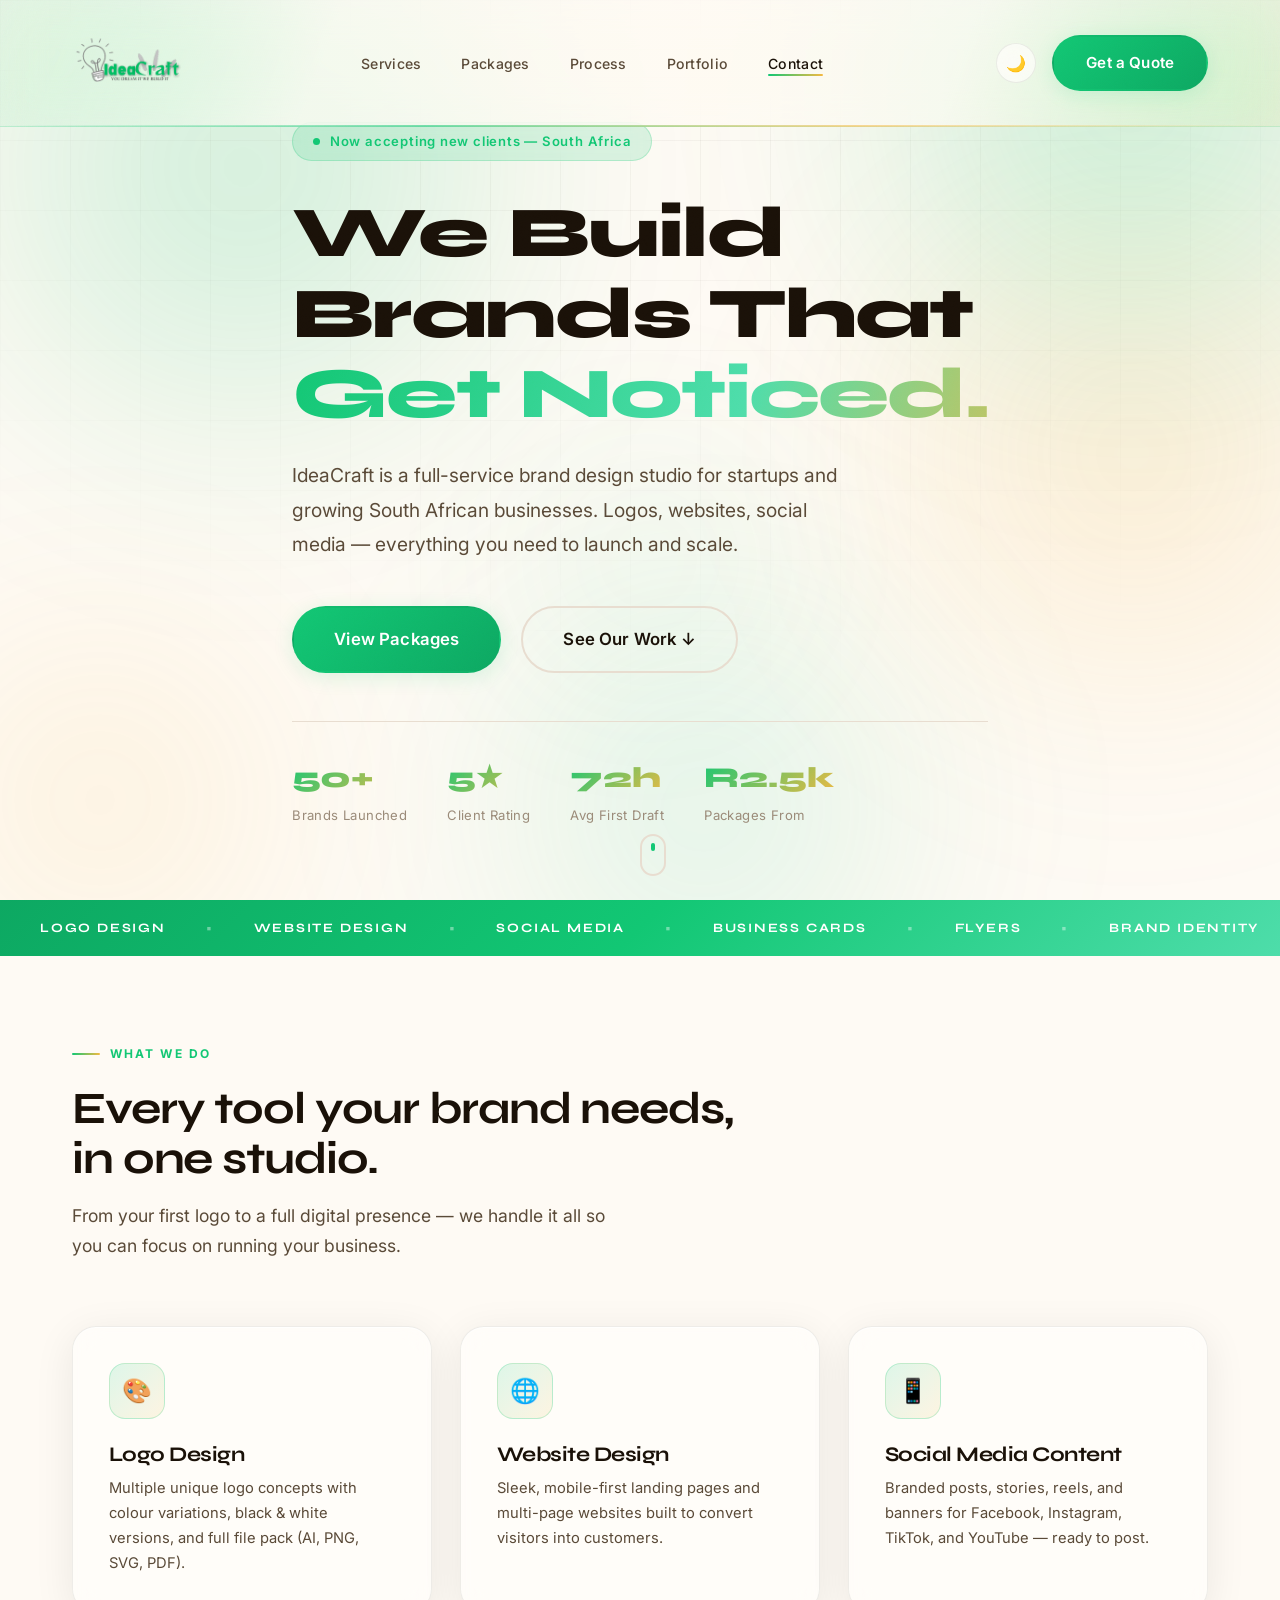
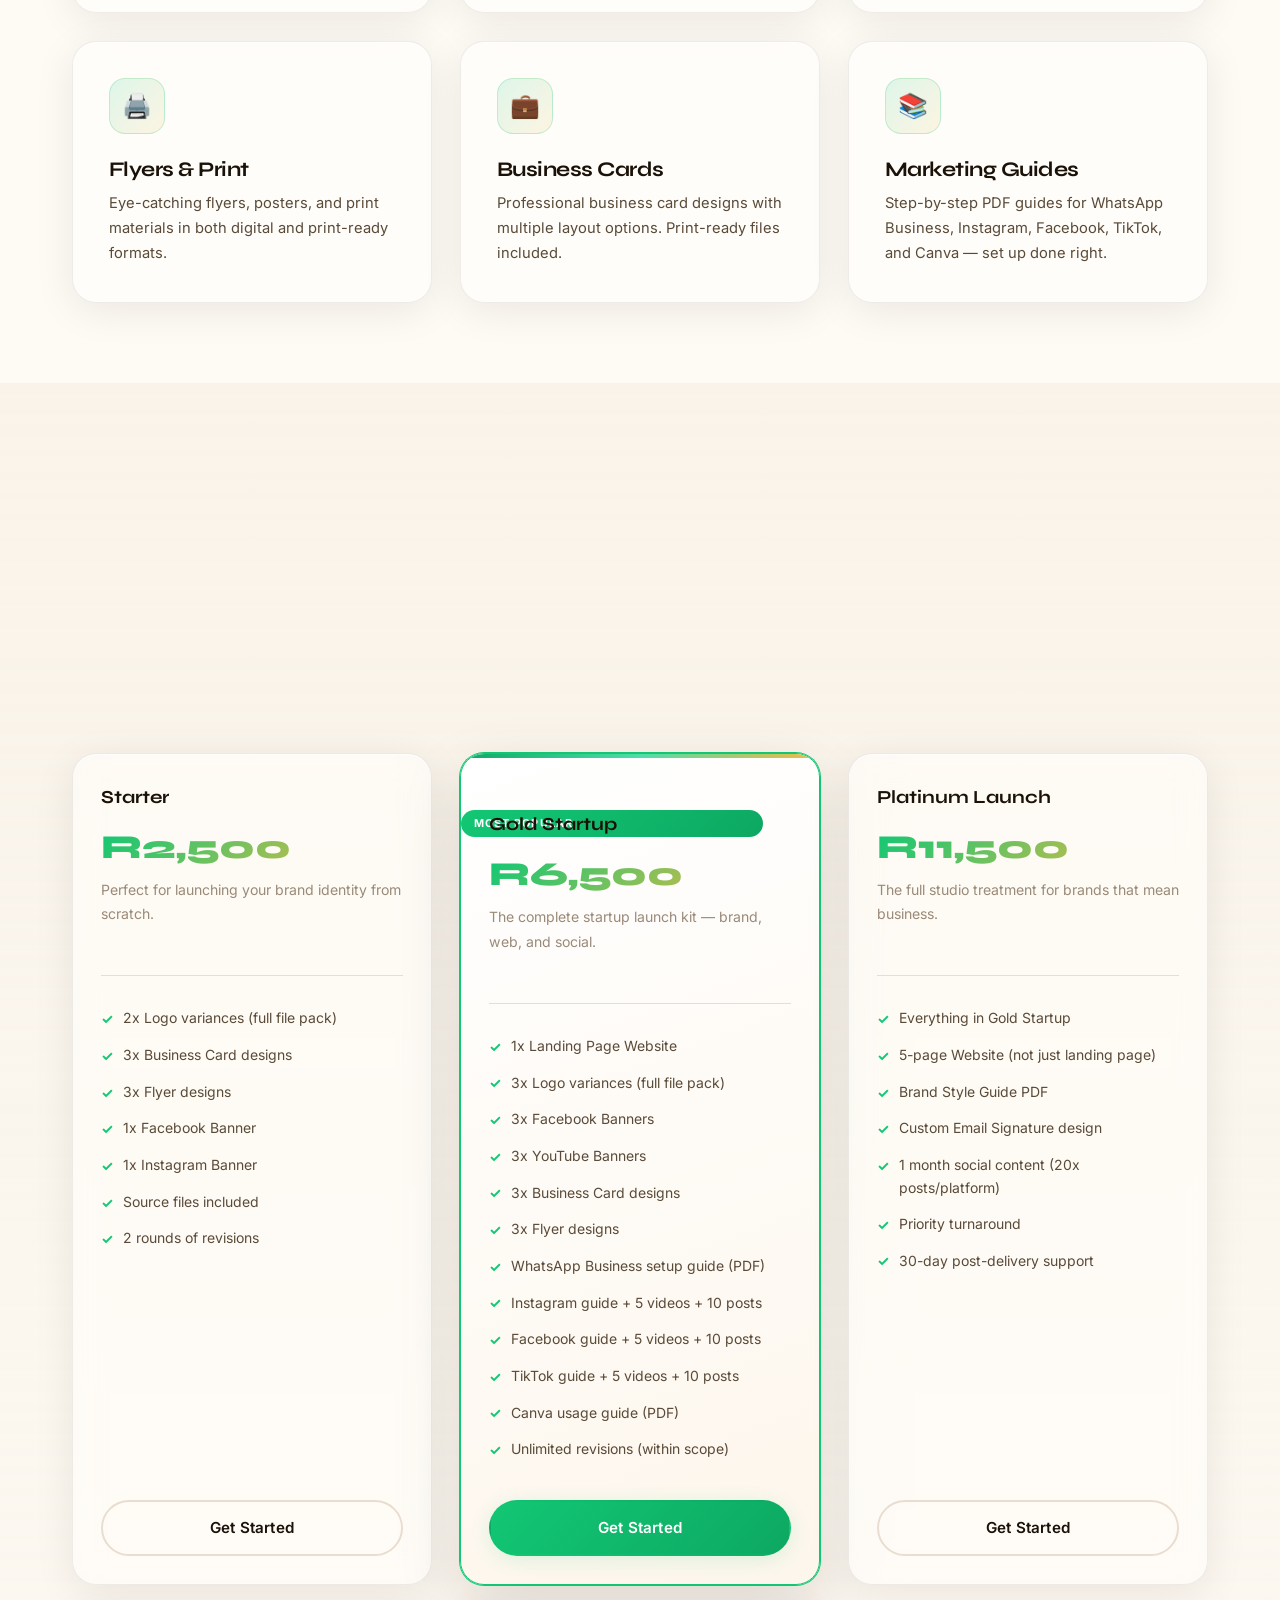
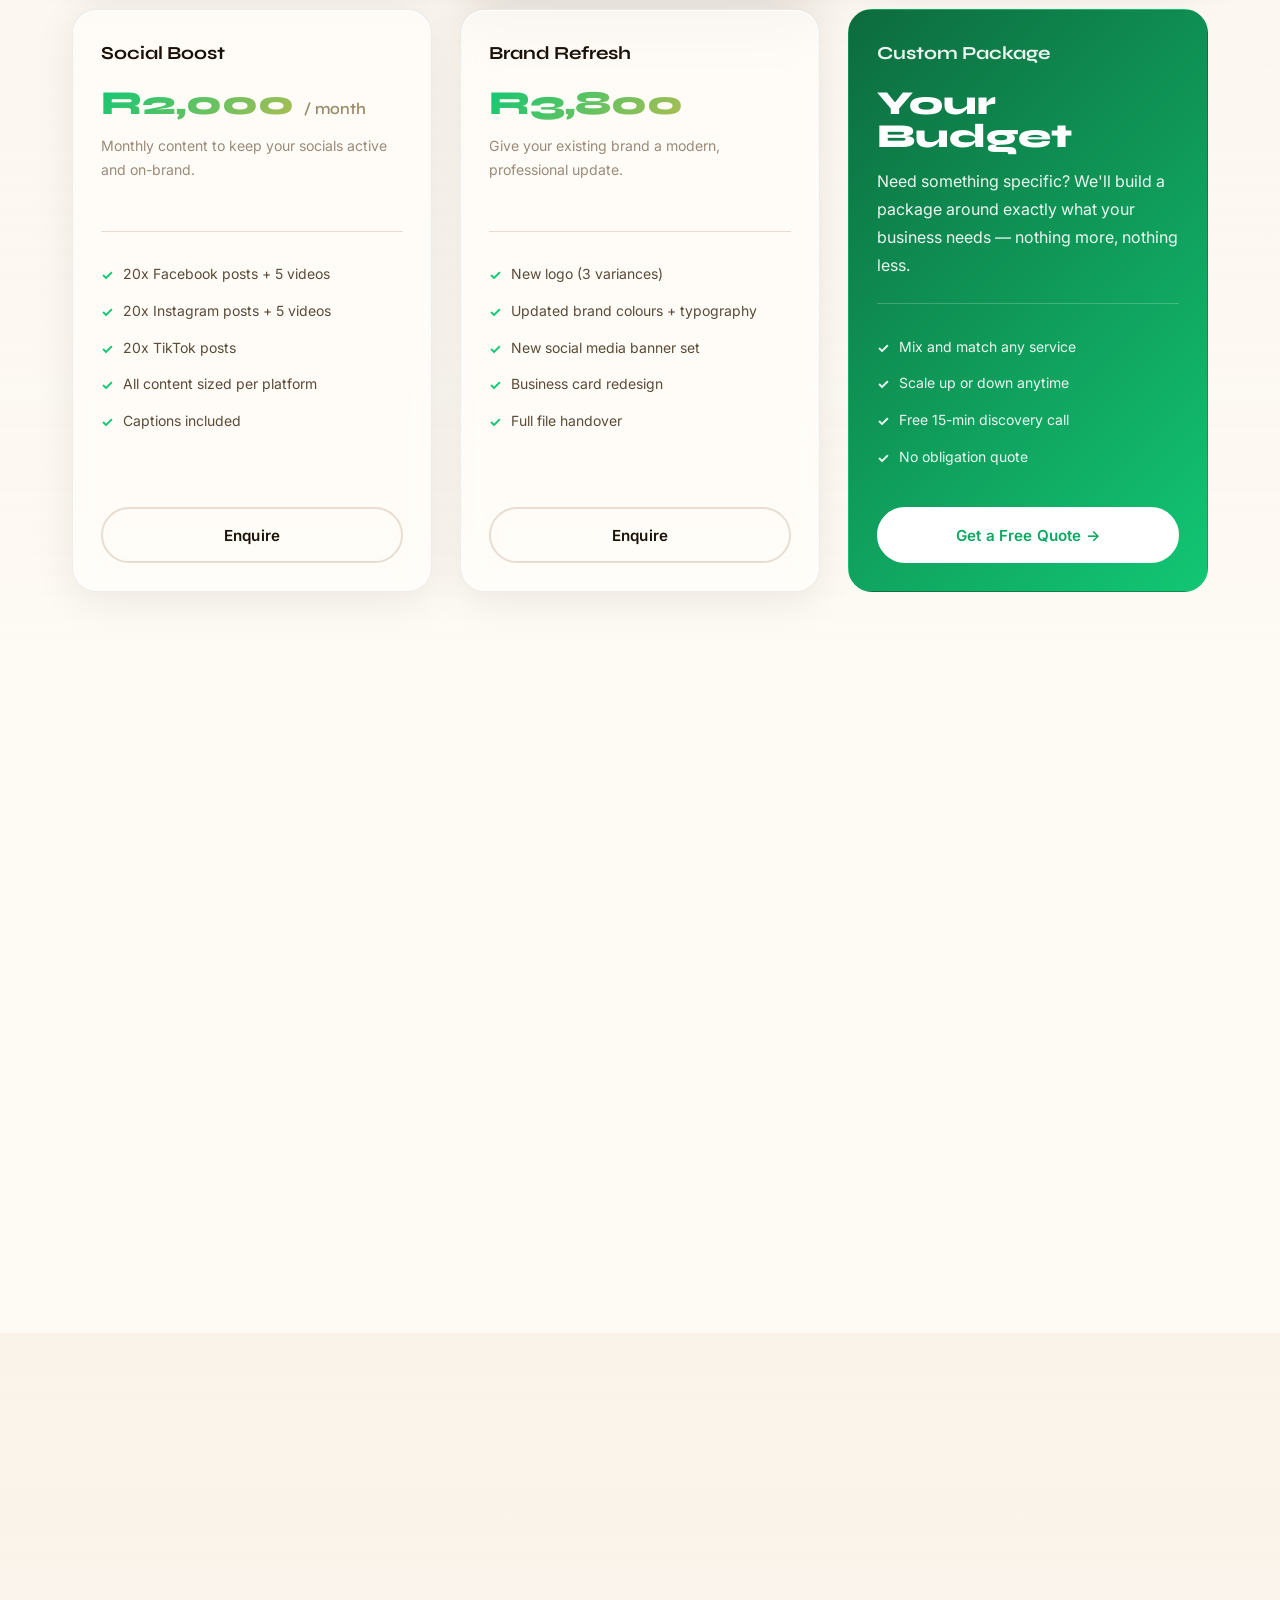
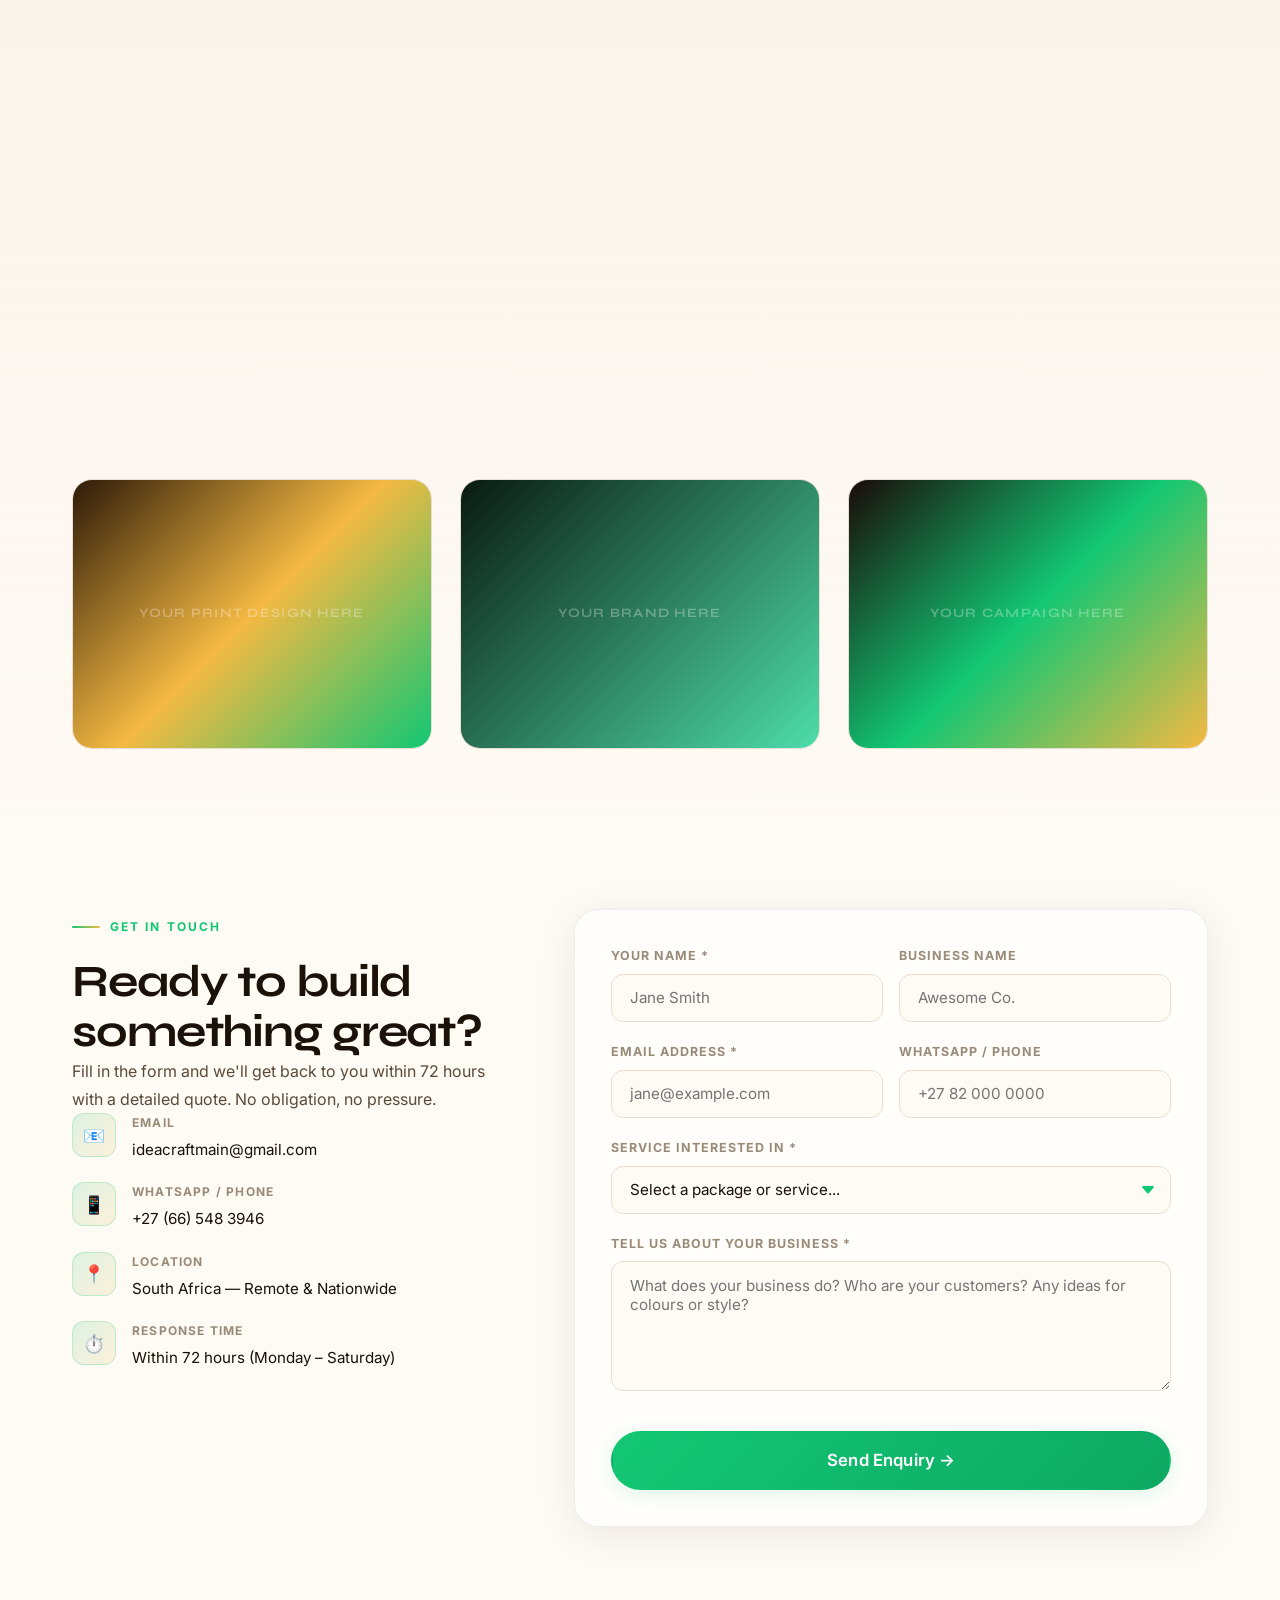
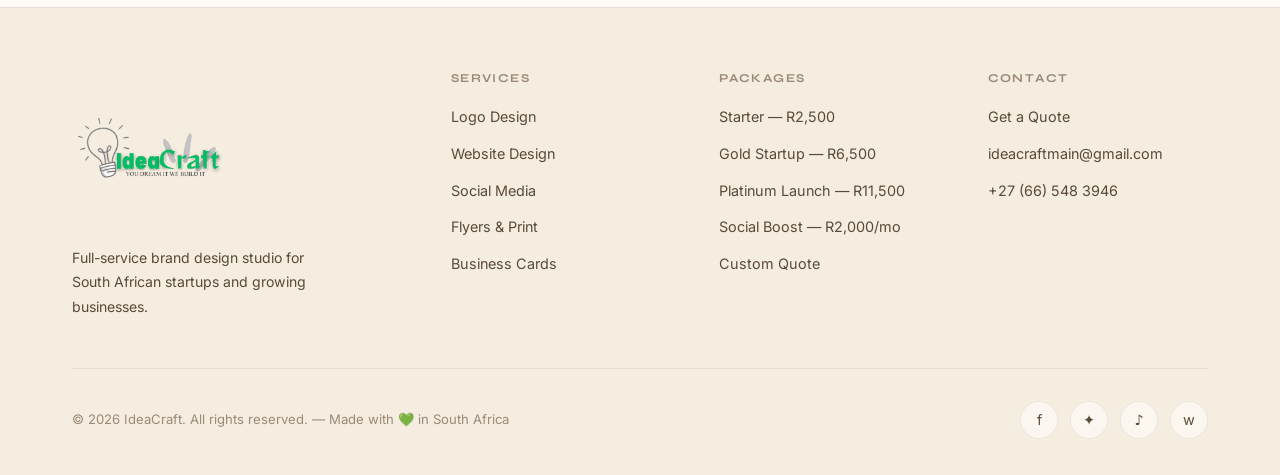
<file: index.html>
<!DOCTYPE html>
<html lang="en" data-theme="dark">
<head>
  <meta charset="UTF-8">
  <meta name="viewport" content="width=device-width, initial-scale=1.0">
  <title>IdeaCraft | Brand Design for Startups</title>
  <meta name="description" content="IdeaCraft delivers premium graphic design for South African startups — logos, websites, social media content, and complete brand packages. From R2,500.">
  <meta property="og:title" content="IdeaCraft | Brand Design for Startups">
  <meta property="og:description" content="Complete brand packages for startups. Logos, websites, social media, print. Starting at R2,500.">
  <meta property="og:type" content="website">
  <link rel="preconnect" href="https://fonts.googleapis.com">
  <link rel="preconnect" href="https://fonts.gstatic.com" crossorigin>
  <link href="https://fonts.googleapis.com/css2?family=Inter:wght@400;500;600;700&family=Syne:wght@700;800&display=swap" rel="stylesheet">
  <link rel="stylesheet" href="css/styles.css">
</head>
<body>

  <!-- Scroll progress -->
  <div class="scroll-progress" id="scrollProgress"></div>

  <!-- Ambient aurora background canvas -->
  <div class="site-bg" aria-hidden="true">
    <span class="aurora aurora-1"></span>
    <span class="aurora aurora-2"></span>
    <span class="aurora aurora-3"></span>
    <span class="site-bg-grid"></span>
  </div>

  <!-- Grain texture overlay -->
  <div class="grain" aria-hidden="true"></div>

  <!-- ── Navigation ── -->
  <nav class="nav" id="nav">
    <div class="nav-container">
      <a href="#" class="logo">
        <img src="images/logo_ts_dark.png" alt="IdeaCraft" class="site-logo" id="siteLogo">
      </a>
      <ul class="nav-links">
        <li><a href="#services">Services</a></li>
        <li><a href="#packages">Packages</a></li>
        <li><a href="#process">Process</a></li>
        <li><a href="#portfolio">Portfolio</a></li>
        <li><a href="#contact">Contact</a></li>
      </ul>
      <div class="nav-right">
        <button class="theme-toggle" id="themeToggle" aria-label="Toggle theme">🌙</button>
        <a href="#contact" class="btn btn-primary">Get a Quote</a>
        <button class="nav-toggle" id="navToggle" aria-label="Open menu">
          <span></span><span></span><span></span>
        </button>
      </div>
    </div>
  </nav>

  <!-- Mobile Nav Overlay -->
  <div class="nav-mobile" id="navMobile">
    <button class="nav-mobile-close" id="navClose" aria-label="Close menu">✕</button>
    <a href="#services"  onclick="closeMobileNav()">Services</a>
    <a href="#packages"  onclick="closeMobileNav()">Packages</a>
    <a href="#process"   onclick="closeMobileNav()">Process</a>
    <a href="#portfolio" onclick="closeMobileNav()">Portfolio</a>
    <a href="#contact"   onclick="closeMobileNav()">Contact</a>
    <a href="#contact" class="btn btn-primary btn-lg" onclick="closeMobileNav()">Get a Quote</a>
  </div>

  <main>

    <!-- ── Hero ── -->
    <section class="hero" id="home">
      <div class="hero-bg">
        <div class="hero-grid"></div>
        <div class="hero-orb hero-orb-1"></div>
        <div class="hero-orb hero-orb-2"></div>
      </div>
      <div class="container">
        <div class="hero-content">
          <div class="hero-badge anim-in" style="--d: 0s">
            <span class="hero-badge-dot"></span>
            Now accepting new clients — South Africa
          </div>
          <h1>
            <span class="anim-in" style="--d: .08s">We Build</span>
            <span class="anim-in" style="--d: .18s">Brands That</span>
            <span class="gradient-text anim-in" style="--d: .28s">Get Noticed.</span>
          </h1>
          <p class="anim-in" style="--d: .4s">
            IdeaCraft is a full-service brand design studio for startups and
            growing South African businesses. Logos, websites, social media —
            everything you need to launch and scale.
          </p>
          <div class="hero-ctas anim-in" style="--d: .5s">
            <a href="#packages" class="btn btn-primary btn-lg">View Packages</a>
            <a href="#portfolio" class="btn btn-outline btn-lg">See Our Work ↓</a>
          </div>
          <div class="hero-stats anim-in" style="--d: .6s">
            <div>
              <div class="hero-stat-num" data-count="50" data-suffix="+">0</div>
              <div class="hero-stat-label">Brands Launched</div>
            </div>
            <div>
              <div class="hero-stat-num">5★</div>
              <div class="hero-stat-label">Client Rating</div>
            </div>
            <div>
              <div class="hero-stat-num" data-count="72" data-suffix="h">0</div>
              <div class="hero-stat-label">Avg First Draft</div>
            </div>
            <div>
              <div class="hero-stat-num">R2.5k</div>
              <div class="hero-stat-label">Packages From</div>
            </div>
          </div>
        </div>
        <div class="hero-scroll-cue anim-in" style="--d: .8s" aria-hidden="true">
          <span></span>
        </div>
      </div>
    </section>

    <!-- ── Marquee ── -->
    <div class="marquee-section" aria-hidden="true">
      <div class="marquee-track" id="marqueeTrack">
        <span>LOGO DESIGN</span><span class="sep">•</span>
        <span>WEBSITE DESIGN</span><span class="sep">•</span>
        <span>SOCIAL MEDIA</span><span class="sep">•</span>
        <span>BUSINESS CARDS</span><span class="sep">•</span>
        <span>FLYERS</span><span class="sep">•</span>
        <span>BRAND IDENTITY</span><span class="sep">•</span>
        <span>MARKETING GUIDES</span><span class="sep">•</span>
        <span>YOUTUBE BANNERS</span><span class="sep">•</span>
        <span>FACEBOOK CONTENT</span><span class="sep">•</span>
        <span>TIKTOK CONTENT</span><span class="sep">•</span>
        <!-- duplicate for seamless loop -->
        <span>LOGO DESIGN</span><span class="sep">•</span>
        <span>WEBSITE DESIGN</span><span class="sep">•</span>
        <span>SOCIAL MEDIA</span><span class="sep">•</span>
        <span>BUSINESS CARDS</span><span class="sep">•</span>
        <span>FLYERS</span><span class="sep">•</span>
        <span>BRAND IDENTITY</span><span class="sep">•</span>
        <span>MARKETING GUIDES</span><span class="sep">•</span>
        <span>YOUTUBE BANNERS</span><span class="sep">•</span>
        <span>FACEBOOK CONTENT</span><span class="sep">•</span>
        <span>TIKTOK CONTENT</span><span class="sep">•</span>
      </div>
    </div>

    <!-- ── Services ── -->
    <section class="section" id="services">
      <div class="container">
        <div class="section-header reveal">
          <div class="section-label">What We Do</div>
          <h2>Every tool your brand needs,<br>in one studio.</h2>
          <p>From your first logo to a full digital presence — we handle it all so you can focus on running your business.</p>
        </div>
        <div class="services-grid">
          <div class="service-card reveal reveal-delay-1">
            <div class="service-icon">🎨</div>
            <h3>Logo Design</h3>
            <p>Multiple unique logo concepts with colour variations, black & white versions, and full file pack (AI, PNG, SVG, PDF).</p>
          </div>
          <div class="service-card reveal reveal-delay-2">
            <div class="service-icon">🌐</div>
            <h3>Website Design</h3>
            <p>Sleek, mobile-first landing pages and multi-page websites built to convert visitors into customers.</p>
          </div>
          <div class="service-card reveal reveal-delay-3">
            <div class="service-icon">📱</div>
            <h3>Social Media Content</h3>
            <p>Branded posts, stories, reels, and banners for Facebook, Instagram, TikTok, and YouTube — ready to post.</p>
          </div>
          <div class="service-card reveal reveal-delay-1">
            <div class="service-icon">🖨️</div>
            <h3>Flyers & Print</h3>
            <p>Eye-catching flyers, posters, and print materials in both digital and print-ready formats.</p>
          </div>
          <div class="service-card reveal reveal-delay-2">
            <div class="service-icon">💼</div>
            <h3>Business Cards</h3>
            <p>Professional business card designs with multiple layout options. Print-ready files included.</p>
          </div>
          <div class="service-card reveal reveal-delay-3">
            <div class="service-icon">📚</div>
            <h3>Marketing Guides</h3>
            <p>Step-by-step PDF guides for WhatsApp Business, Instagram, Facebook, TikTok, and Canva — set up done right.</p>
          </div>
        </div>
      </div>
    </section>

    <!-- ── Packages ── -->
    <section class="section section-alt" id="packages">
      <div class="container">
        <div class="section-header reveal">
          <div class="section-label">Pricing</div>
          <h2>Packages built for<br>every stage of growth.</h2>
          <p>Transparent pricing. No hidden costs. All packages include source files and unlimited revisions within scope.</p>
        </div>
        <div class="packages-grid">

          <!-- Starter -->
          <div class="package-card reveal reveal-delay-1">
            <div class="package-name">Starter</div>
            <div class="package-price">R2,500</div>
            <p class="package-desc">Perfect for launching your brand identity from scratch.</p>
            <hr class="package-divider">
            <ul class="package-features">
              <li>2x Logo variances (full file pack)</li>
              <li>3x Business Card designs</li>
              <li>3x Flyer designs</li>
              <li>1x Facebook Banner</li>
              <li>1x Instagram Banner</li>
              <li>Source files included</li>
              <li>2 rounds of revisions</li>
            </ul>
            <a href="#contact" class="btn btn-outline">Get Started</a>
          </div>

          <!-- Gold Startup — Featured -->
          <div class="package-card featured reveal reveal-delay-2">
            <span class="package-badge">Most Popular</span>
            <div class="package-name">Gold Startup</div>
            <div class="package-price">R6,500</div>
            <p class="package-desc">The complete startup launch kit — brand, web, and social.</p>
            <hr class="package-divider">
            <ul class="package-features">
              <li>1x Landing Page Website</li>
              <li>3x Logo variances (full file pack)</li>
              <li>3x Facebook Banners</li>
              <li>3x YouTube Banners</li>
              <li>3x Business Card designs</li>
              <li>3x Flyer designs</li>
              <li>WhatsApp Business setup guide (PDF)</li>
              <li>Instagram guide + 5 videos + 10 posts</li>
              <li>Facebook guide + 5 videos + 10 posts</li>
              <li>TikTok guide + 5 videos + 10 posts</li>
              <li>Canva usage guide (PDF)</li>
              <li>Unlimited revisions (within scope)</li>
            </ul>
            <a href="#contact" class="btn btn-primary">Get Started</a>
          </div>

          <!-- Platinum Launch -->
          <div class="package-card reveal reveal-delay-3">
            <div class="package-name">Platinum Launch</div>
            <div class="package-price">R11,500</div>
            <p class="package-desc">The full studio treatment for brands that mean business.</p>
            <hr class="package-divider">
            <ul class="package-features">
              <li>Everything in Gold Startup</li>
              <li>5-page Website (not just landing page)</li>
              <li>Brand Style Guide PDF</li>
              <li>Custom Email Signature design</li>
              <li>1 month social content (20x posts/platform)</li>
              <li>Priority turnaround</li>
              <li>30-day post-delivery support</li>
            </ul>
            <a href="#contact" class="btn btn-outline">Get Started</a>
          </div>

        </div>

        <!-- Scale-Up row -->
        <div style="margin-top: 1.5rem;">
          <div class="packages-grid" style="grid-template-columns: repeat(auto-fit, minmax(260px, 1fr));">

            <!-- Social Boost -->
            <div class="package-card reveal reveal-delay-1">
              <div class="package-name">Social Boost</div>
              <div class="package-price">R2,000 <span>/ month</span></div>
              <p class="package-desc">Monthly content to keep your socials active and on-brand.</p>
              <hr class="package-divider">
              <ul class="package-features">
                <li>20x Facebook posts + 5 videos</li>
                <li>20x Instagram posts + 5 videos</li>
                <li>20x TikTok posts</li>
                <li>All content sized per platform</li>
                <li>Captions included</li>
              </ul>
              <a href="#contact" class="btn btn-outline">Enquire</a>
            </div>

            <!-- Brand Refresh -->
            <div class="package-card reveal reveal-delay-2">
              <div class="package-name">Brand Refresh</div>
              <div class="package-price">R3,800</div>
              <p class="package-desc">Give your existing brand a modern, professional update.</p>
              <hr class="package-divider">
              <ul class="package-features">
                <li>New logo (3 variances)</li>
                <li>Updated brand colours + typography</li>
                <li>New social media banner set</li>
                <li>Business card redesign</li>
                <li>Full file handover</li>
              </ul>
              <a href="#contact" class="btn btn-outline">Enquire</a>
            </div>

            <!-- Custom -->
            <div class="package-card package-custom reveal reveal-delay-3">
              <div class="package-name">Custom Package</div>
              <div class="package-price">Your Budget</div>
              <p>Need something specific? We'll build a package around exactly what your business needs — nothing more, nothing less.</p>
              <hr class="package-divider">
              <ul class="package-features">
                <li>Mix and match any service</li>
                <li>Scale up or down anytime</li>
                <li>Free 15-min discovery call</li>
                <li>No obligation quote</li>
              </ul>
              <a href="#contact" class="btn">Get a Free Quote →</a>
            </div>

          </div>
        </div>

      </div>
    </section>

    <!-- ── Process ── -->
    <section class="section" id="process">
      <div class="container">
        <div class="section-header reveal" style="text-align: center;">
          <div class="section-label" style="justify-content: center;">How It Works</div>
          <h2>From enquiry to delivery<br>in four simple steps.</h2>
        </div>
        <div class="process-grid">
          <div class="process-step reveal reveal-delay-1">
            <div class="process-number">01</div>
            <h3>Enquire</h3>
            <p>Fill in our enquiry form or send us a message. We'll respond within 72 hours.</p>
          </div>
          <div class="process-step reveal reveal-delay-2">
            <div class="process-number">02</div>
            <h3>Brief</h3>
            <p>We send you a detailed brand questionnaire so we understand your business, style, and vision.</p>
          </div>
          <div class="process-step reveal reveal-delay-3">
            <div class="process-number">03</div>
            <h3>Design</h3>
            <p>We craft your brand assets and share concepts with you. Revisions until you love it.</p>
          </div>
          <div class="process-step reveal reveal-delay-4">
            <div class="process-number">04</div>
            <h3>Deliver</h3>
            <p>All files delivered in every format you need, with guides to put everything to use immediately.</p>
          </div>
        </div>
      </div>
    </section>

    <!-- ── Portfolio ── -->
    <section class="section section-alt" id="portfolio">
      <div class="container">
        <div class="section-header reveal">
          <div class="section-label">Our Work</div>
          <h2>Built with intention.<br>Designed to stand out.</h2>
          <p>Portfolio growing as we take on new clients. Every card below could be your brand.</p>
        </div>
        <div class="portfolio-filters reveal">
          <button class="filter-btn active" data-filter="all">All</button>
          <button class="filter-btn" data-filter="logo">Logos</button>
          <button class="filter-btn" data-filter="website">Websites</button>
          <button class="filter-btn" data-filter="social">Social Media</button>
          <button class="filter-btn" data-filter="print">Print</button>
        </div>
        <div class="portfolio-grid">
          <div class="portfolio-item reveal reveal-delay-1" data-category="logo">
            <div class="portfolio-item-bg"></div>
            <div class="portfolio-placeholder-text">Your Logo Here</div>
            <div class="portfolio-overlay">
              <h3>Brand Identity</h3>
              <p>Logo design + brand colours</p>
              <span class="portfolio-tag">Logo</span>
            </div>
          </div>
          <div class="portfolio-item reveal reveal-delay-2" data-category="website">
            <div class="portfolio-item-bg"></div>
            <div class="portfolio-placeholder-text">Your Website Here</div>
            <div class="portfolio-overlay">
              <h3>Landing Page</h3>
              <p>Modern, mobile-first website</p>
              <span class="portfolio-tag">Website</span>
            </div>
          </div>
          <div class="portfolio-item reveal reveal-delay-3" data-category="social">
            <div class="portfolio-item-bg"></div>
            <div class="portfolio-placeholder-text">Your Social Content Here</div>
            <div class="portfolio-overlay">
              <h3>Social Media Kit</h3>
              <p>Posts, stories + banners</p>
              <span class="portfolio-tag">Social</span>
            </div>
          </div>
          <div class="portfolio-item reveal reveal-delay-1" data-category="print">
            <div class="portfolio-item-bg"></div>
            <div class="portfolio-placeholder-text">Your Print Design Here</div>
            <div class="portfolio-overlay">
              <h3>Print Pack</h3>
              <p>Business cards + flyers</p>
              <span class="portfolio-tag">Print</span>
            </div>
          </div>
          <div class="portfolio-item reveal reveal-delay-2" data-category="logo">
            <div class="portfolio-item-bg"></div>
            <div class="portfolio-placeholder-text">Your Brand Here</div>
            <div class="portfolio-overlay">
              <h3>Full Brand Package</h3>
              <p>Gold Startup package</p>
              <span class="portfolio-tag">Branding</span>
            </div>
          </div>
          <div class="portfolio-item reveal reveal-delay-3" data-category="social">
            <div class="portfolio-item-bg"></div>
            <div class="portfolio-placeholder-text">Your Campaign Here</div>
            <div class="portfolio-overlay">
              <h3>Social Boost</h3>
              <p>Monthly content campaign</p>
              <span class="portfolio-tag">Social</span>
            </div>
          </div>
        </div>
      </div>
    </section>

    <!-- ── Contact ── -->
    <section class="section" id="contact">
      <div class="container">
        <div class="contact-grid">
          <!-- Info -->
          <div class="reveal">
            <div class="section-label">Get In Touch</div>
            <h2>Ready to build something great?</h2>
            <p>Fill in the form and we'll get back to you within 72 hours with a detailed quote. No obligation, no pressure.</p>
            <div class="contact-details">
              <div class="contact-detail">
                <div class="contact-detail-icon">📧</div>
                <div class="contact-detail-text">
                  <strong>Email</strong>
                  <span>ideacraftmain@gmail.com</span>
                </div>
              </div>
              <div class="contact-detail">
                <div class="contact-detail-icon">📱</div>
                <div class="contact-detail-text">
                  <strong>WhatsApp / Phone</strong>
                  <span>+27 (66) 548 3946</span>
                </div>
              </div>
              <div class="contact-detail">
                <div class="contact-detail-icon">📍</div>
                <div class="contact-detail-text">
                  <strong>Location</strong>
                  <span>South Africa — Remote & Nationwide</span>
                </div>
              </div>
              <div class="contact-detail">
                <div class="contact-detail-icon">⏱️</div>
                <div class="contact-detail-text">
                  <strong>Response Time</strong>
                  <span>Within 72 hours (Monday – Saturday)</span>
                </div>
              </div>
            </div>
          </div>

          <!-- Form -->
          <div class="contact-form reveal reveal-delay-2">
            <form id="contactForm">

              <div class="form-row">
                <div class="form-group">
                  <label for="name">Your Name *</label>
                  <input type="text" id="name" name="name" placeholder="Jane Smith" required>
                </div>
                <div class="form-group">
                  <label for="business">Business Name</label>
                  <input type="text" id="business" name="business" placeholder="Awesome Co.">
                </div>
              </div>
              <div class="form-row">
                <div class="form-group">
                  <label for="email">Email Address *</label>
                  <input type="email" id="email" name="email" placeholder="jane@example.com" required>
                </div>
                <div class="form-group">
                  <label for="phone">WhatsApp / Phone</label>
                  <input type="tel" id="phone" name="phone" placeholder="+27 82 000 0000">
                </div>
              </div>
              <div class="form-group">
                <label for="service">Service Interested In *</label>
                <select id="service" name="service" required>
                  <option value="" disabled selected>Select a package or service...</option>
                  <option value="starter">Starter Package — R2,500</option>
                  <option value="gold-startup">Gold Startup Package — R6,500</option>
                  <option value="platinum-launch">Platinum Launch Package — R11,500</option>
                  <option value="social-boost">Social Boost — R2,000/month</option>
                  <option value="brand-refresh">Brand Refresh — R3,800</option>
                  <option value="website-only">Website Only</option>
                  <option value="custom">Custom Package (not sure yet)</option>
                </select>
              </div>
              <div class="form-group">
                <label for="message">Tell Us About Your Business *</label>
                <textarea id="message" name="message" placeholder="What does your business do? Who are your customers? Any ideas for colours or style?" required></textarea>
              </div>
              <button type="submit" class="btn btn-primary btn-lg form-submit" id="formSubmitBtn">
                Send Enquiry →
              </button>
            </form>
            <div id="formSuccess" style="display:none; text-align:center; padding:2.5rem 1rem;">
              <div style="font-size:2.5rem; margin-bottom:1rem;">✅</div>
              <h3 style="margin-bottom:0.5rem;">Enquiry Received!</h3>
              <p>Thanks! We'll get back to you within 72 hours with your quote.</p>
            </div>
          </div>
        </div>
      </div>
    </section>

  </main>

  <!-- ── Footer ── -->
  <footer class="footer">
    <div class="container">
      <div class="footer-grid">
        <div class="footer-brand">
          <a href="#" class="logo">
            <img src="images/logo_ts_dark.png" alt="IdeaCraft" class="site-logo" id="footerLogo">
          </a>
          <p>Full-service brand design studio for South African startups and growing businesses.</p>
        </div>
        <div class="footer-col">
          <h4>Services</h4>
          <ul>
            <li><a href="#services">Logo Design</a></li>
            <li><a href="#services">Website Design</a></li>
            <li><a href="#services">Social Media</a></li>
            <li><a href="#services">Flyers & Print</a></li>
            <li><a href="#services">Business Cards</a></li>
          </ul>
        </div>
        <div class="footer-col">
          <h4>Packages</h4>
          <ul>
            <li><a href="#packages">Starter — R2,500</a></li>
            <li><a href="#packages">Gold Startup — R6,500</a></li>
            <li><a href="#packages">Platinum Launch — R11,500</a></li>
            <li><a href="#packages">Social Boost — R2,000/mo</a></li>
            <li><a href="#packages">Custom Quote</a></li>
          </ul>
        </div>
        <div class="footer-col">
          <h4>Contact</h4>
          <ul>
            <li><a href="#contact">Get a Quote</a></li>
            <li><a href="mailto:ideacraftmain@gmail.com">ideacraftmain@gmail.com</a></li>
            <li><a href="tel:+27 (66) 548 3946">+27 (66) 548 3946</a></li>
          </ul>
        </div>
      </div>
      <div class="footer-bottom">
        <span>© 2026 IdeaCraft. All rights reserved. — Made with 💚 in South Africa</span>
        <div class="footer-social">
          <a href="#" aria-label="Facebook">f</a>
          <a href="#" aria-label="Instagram">✦</a>
          <a href="#" aria-label="TikTok">♪</a>
          <a href="#" aria-label="WhatsApp">w</a>
        </div>
      </div>
    </div>
  </footer>

  <script src="js/main.js"></script>
</body>
</html>
</file>
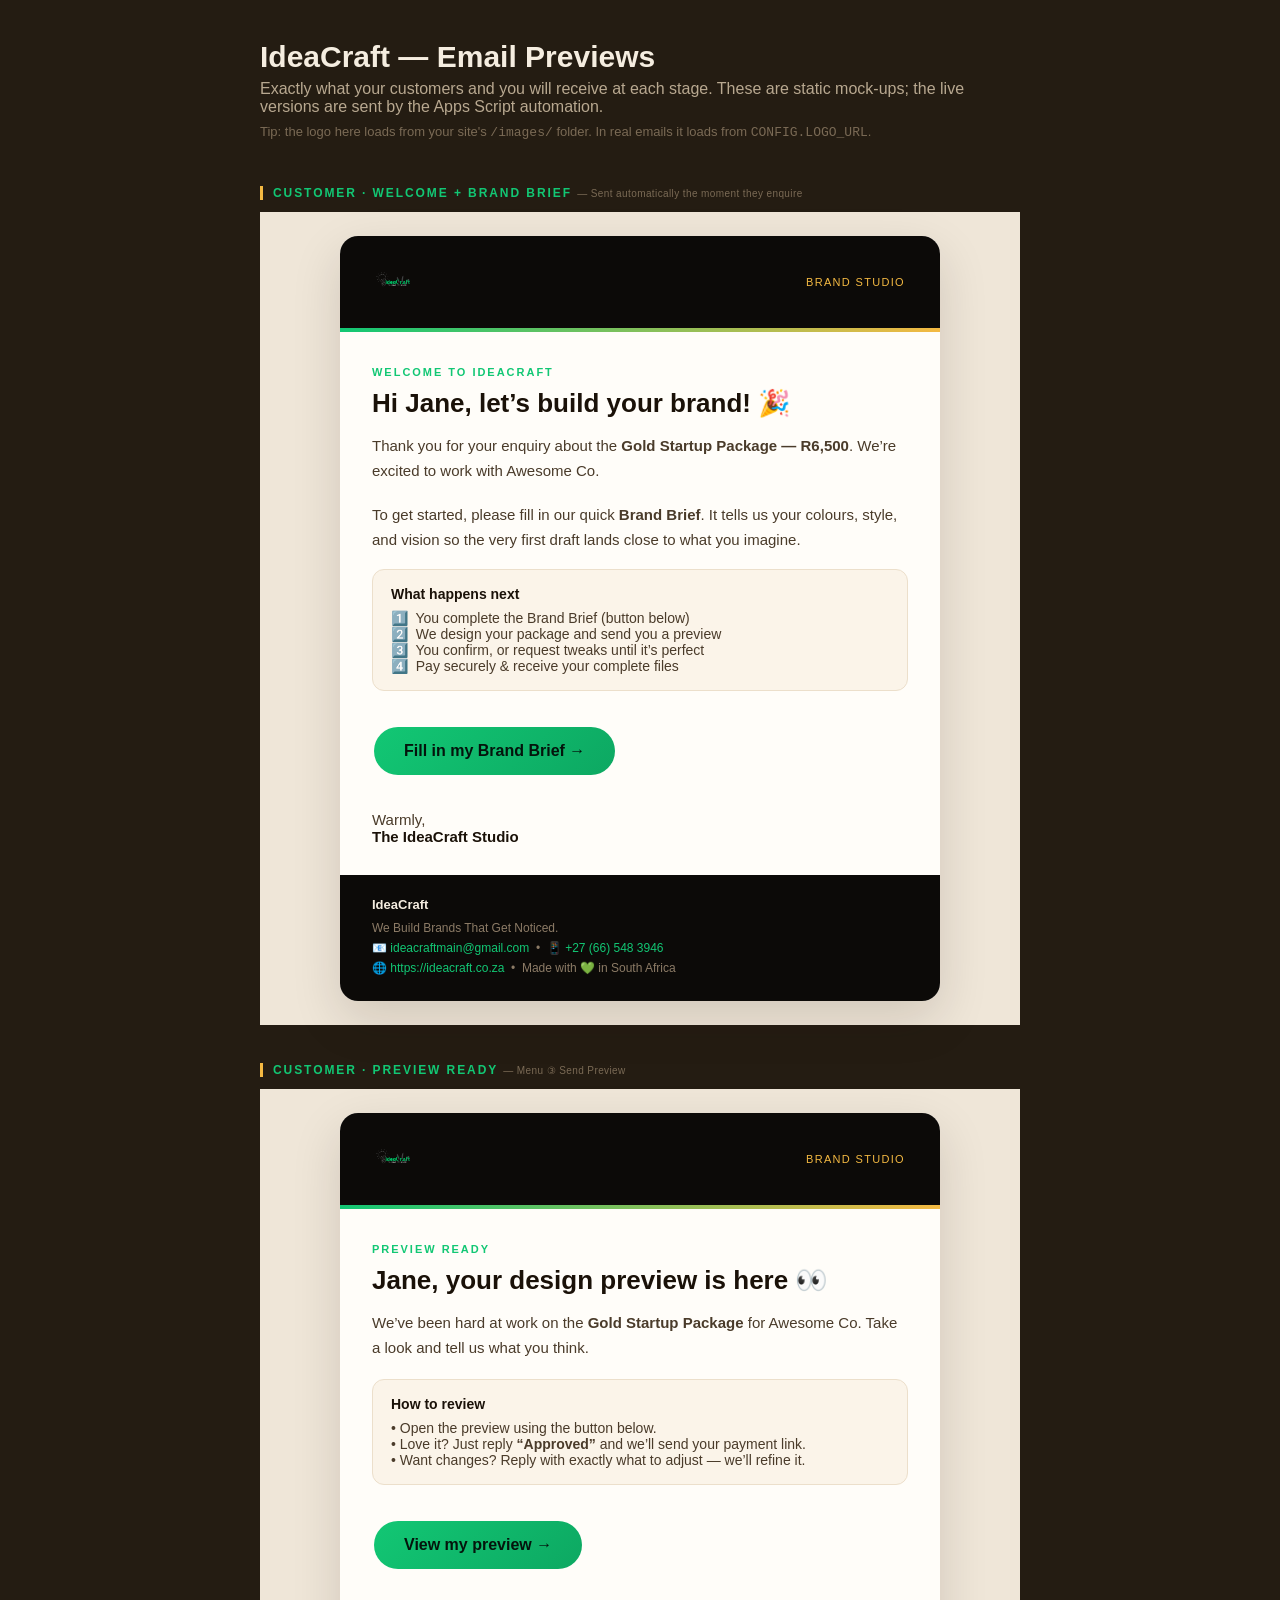
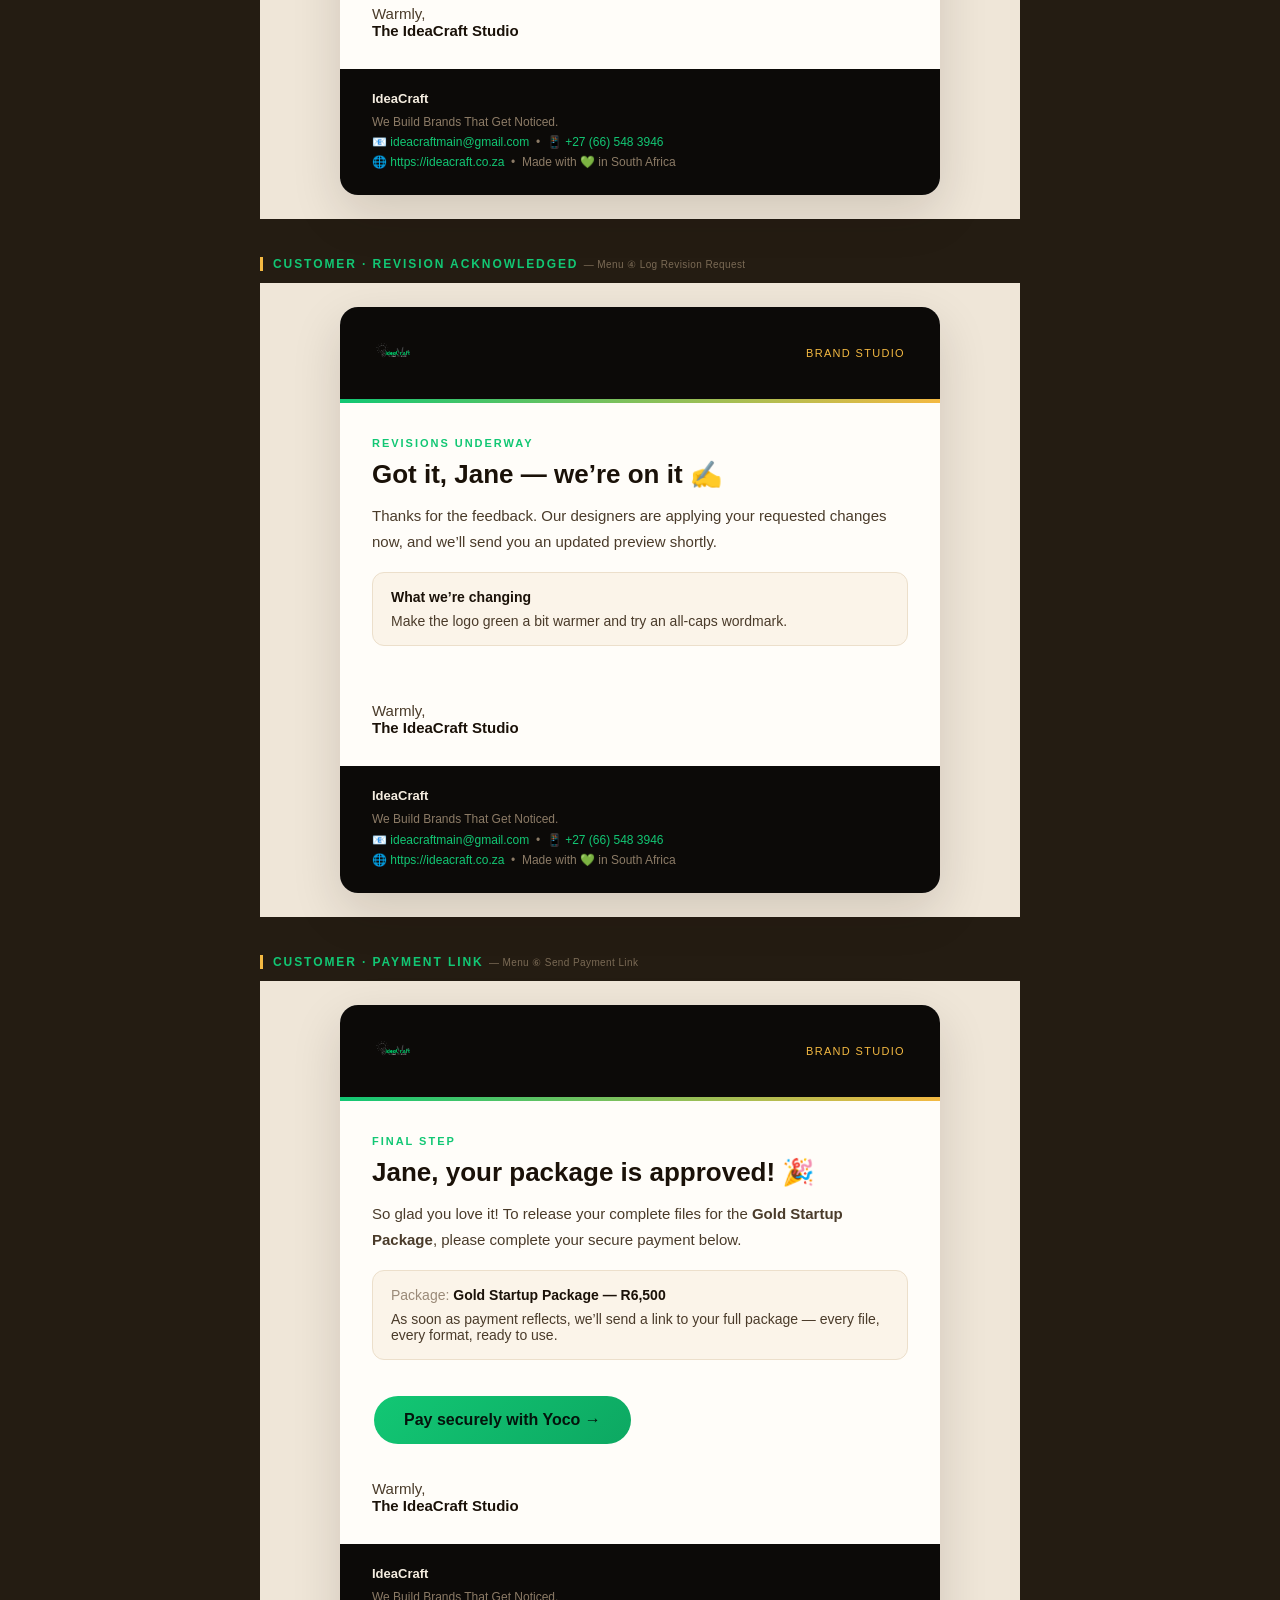
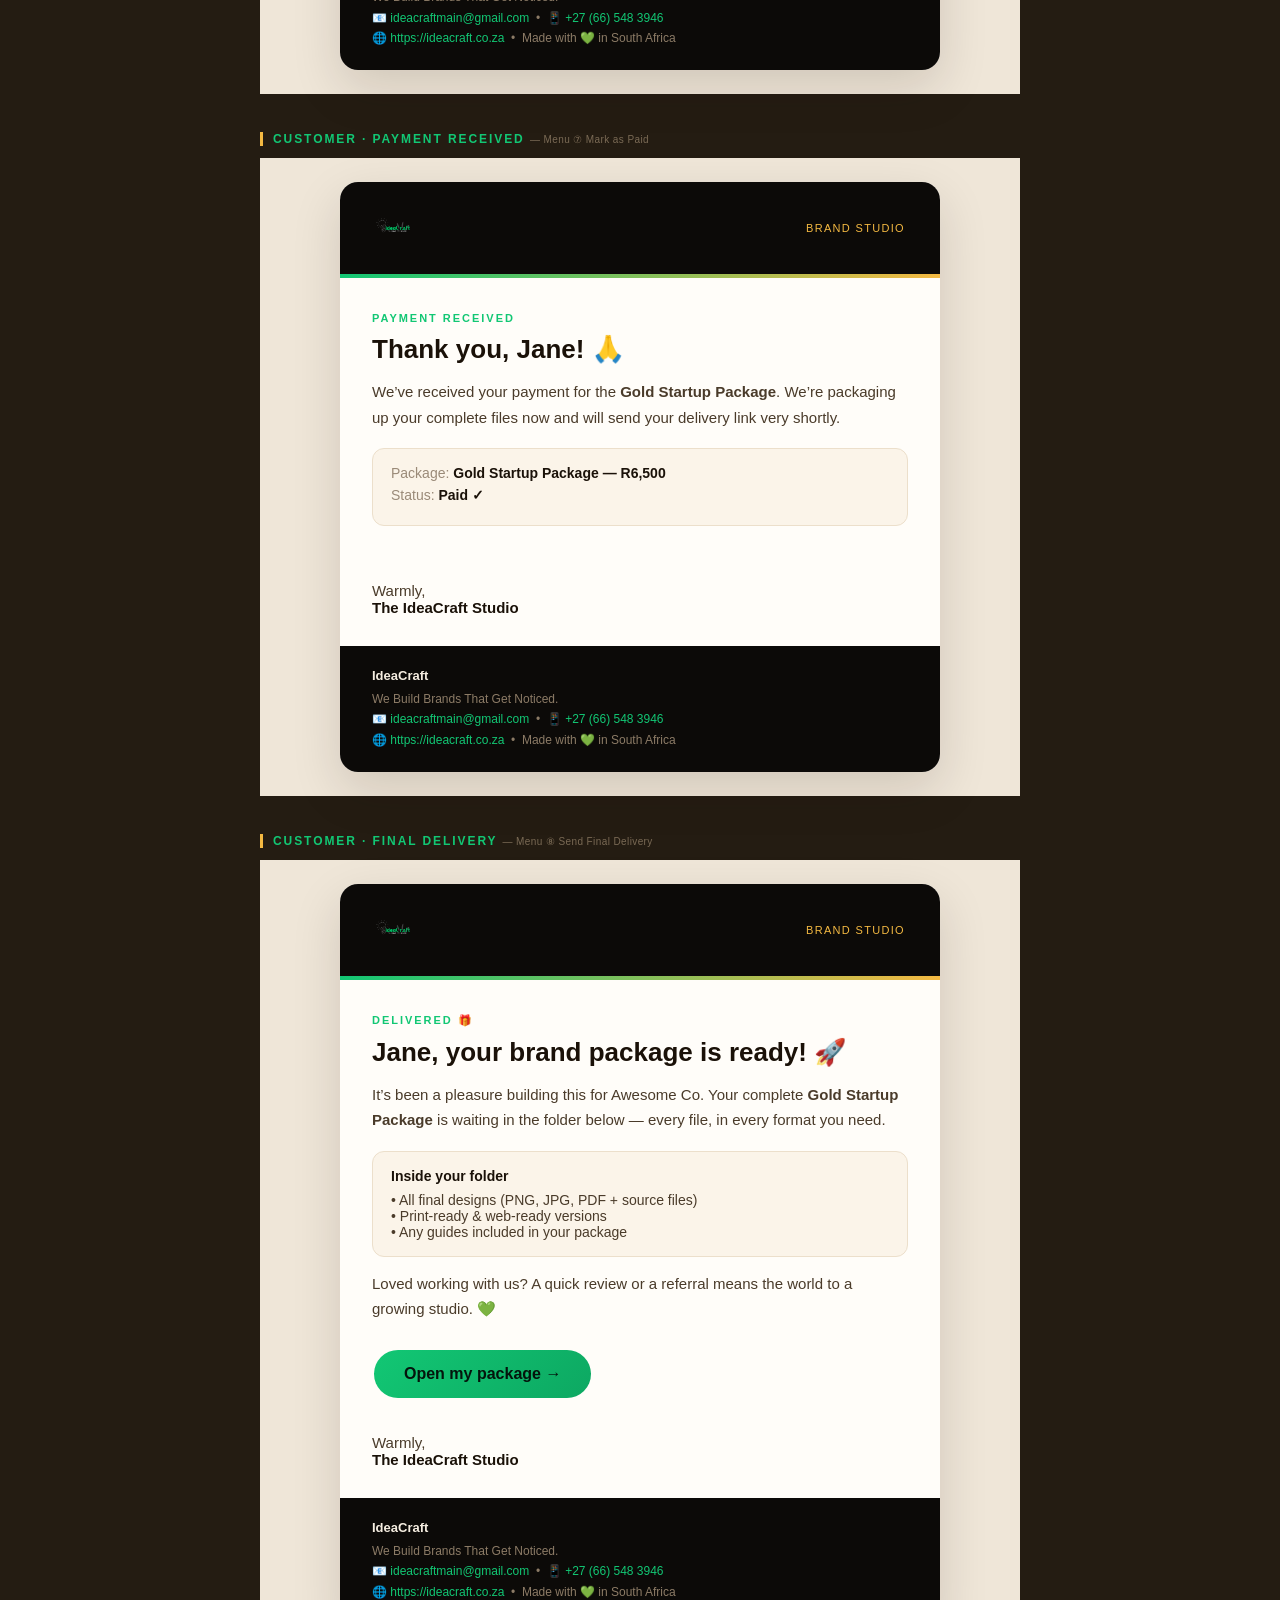
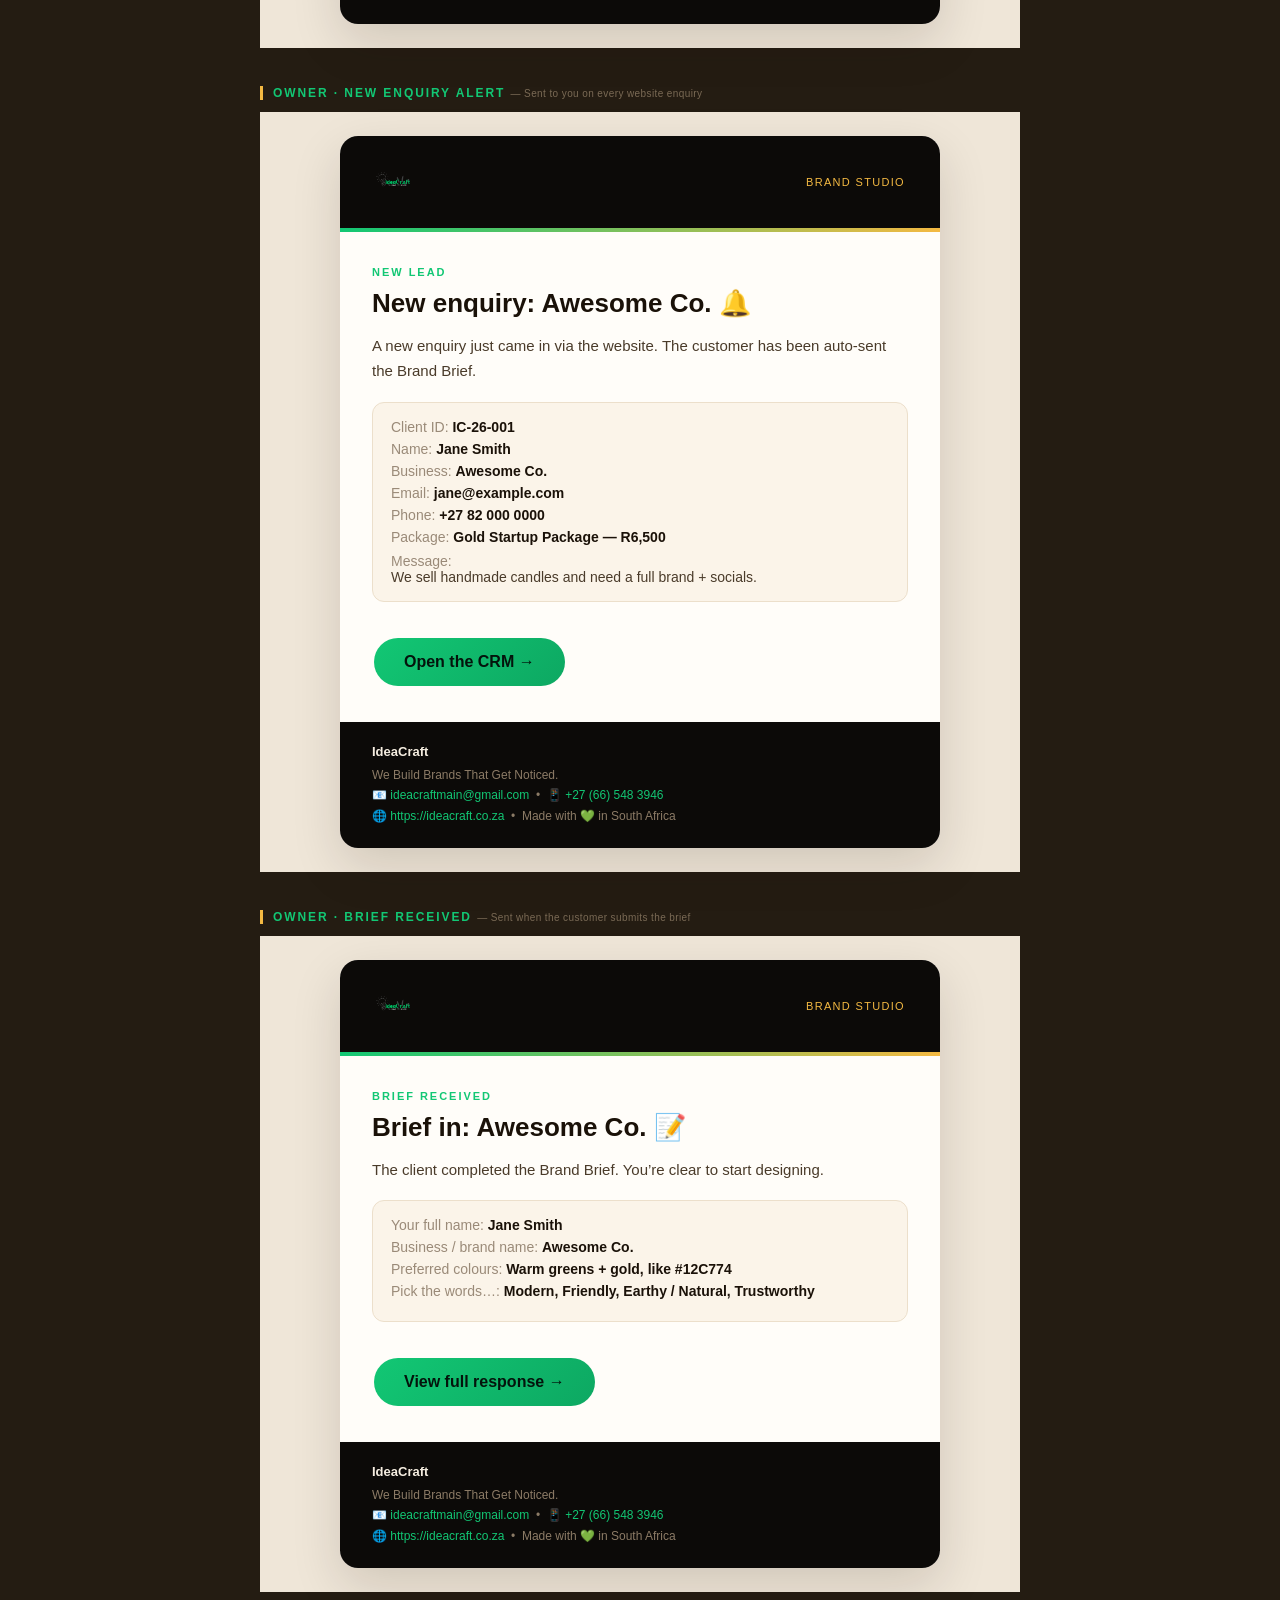
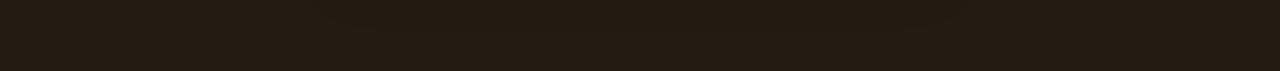
<file: automation/email-previews/index.html>
<!DOCTYPE html>
<html lang="en">
<head>
<meta charset="UTF-8">
<meta name="viewport" content="width=device-width, initial-scale=1.0">
<title>IdeaCraft — Email Previews</title>
<style>
  body { margin:0; background:#241C12; font-family:'Trebuchet MS',Arial,sans-serif; color:#F5EDE0; }
  .page { max-width:760px; margin:0 auto; padding:40px 16px 80px; }
  .page > h1 { font-size:30px; margin:0 0 6px; }
  .page > p.sub { color:#B8A890; margin:0 0 8px; }
  .label { display:inline-block; margin:38px 0 12px; font-size:12px; letter-spacing:.16em;
           text-transform:uppercase; color:#12C774; font-weight:700;
           border-left:3px solid #F4B942; padding-left:10px; }
  .label small { color:#7A6A55; letter-spacing:.04em; text-transform:none; font-weight:400; }
</style>
</head>
<body>
<div class="page">
  <h1>IdeaCraft — Email Previews</h1>
  <p class="sub">Exactly what your customers and you will receive at each stage. These are static
     mock-ups; the live versions are sent by the Apps Script automation.</p>
  <p class="sub" style="color:#7A6A55;font-size:13px">Tip: the logo here loads from your site's
     <code>/images/</code> folder. In real emails it loads from <code>CONFIG.LOGO_URL</code>.</p>
  <div id="gallery"></div>
</div>

<script>
/* ---- mirror of CONFIG (preview values) ---- */
const C = {
  BUSINESS_NAME:'IdeaCraft', TAGLINE:'We Build Brands That Get Noticed.',
  NOTIFY_EMAIL:'ideacraftmain@gmail.com', PHONE:'+27 (66) 548 3946', WHATSAPP:'27665483946',
  WEBSITE_URL:'https://ideacraft.co.za', LOGO_URL:'/images/logo_ts_dark.png',
  COLOR_GREEN:'#12C774', COLOR_GREEN_DK:'#0DA862', COLOR_GOLD:'#F4B942',
  COLOR_DARK:'#0C0A08', COLOR_CREAM:'#F5EDE0', COLOR_TEXT:'#1A1108'
};
const esc = s => String(s==null?'':s).replace(/&/g,'&amp;').replace(/</g,'&lt;').replace(/>/g,'&gt;').replace(/\n/g,'<br>');

function card(rows){return `<table role="presentation" width="100%" cellpadding="0" cellspacing="0"
  style="background:#FBF4E9;border:1px solid #ECDFCB;border-radius:12px;margin:4px 0 8px">
  <tr><td style="padding:16px 18px;font-family:Arial,Helvetica,sans-serif;font-size:14px;color:#4A3B2A">${rows}</td></tr></table>`;}
function kv(k,v){return v?`<div style="margin:0 0 6px"><span style="color:#9A8A78">${k}:</span>
  <strong style="color:${C.COLOR_TEXT}">${esc(v)}</strong></div>`:'';}

function shell(o){
  const cta = o.ctaText&&o.ctaUrl?`<tr><td style="padding:8px 0 4px">
    <a href="${o.ctaUrl}" style="display:inline-block;background:linear-gradient(135deg,${C.COLOR_GREEN},${C.COLOR_GREEN_DK});
    color:#04140C;font-weight:700;font-size:16px;text-decoration:none;padding:15px 30px;border-radius:999px;
    font-family:Arial,Helvetica,sans-serif">${o.ctaText}</a></td></tr>`:'';
  const eyebrow=o.eyebrow?`<div style="text-transform:uppercase;letter-spacing:.18em;font-size:11px;font-weight:700;
    color:${C.COLOR_GREEN};margin-bottom:10px;font-family:Arial,Helvetica,sans-serif">${o.eyebrow}</div>`:'';
  const logo=`<img src="${C.LOGO_URL}" alt="${C.BUSINESS_NAME}" height="38" style="height:38px;display:inline-block;border:0"/>`;
  return `<table role="presentation" width="100%" cellpadding="0" cellspacing="0" style="background:#EFE6D8;padding:24px 8px">
  <tr><td align="center"><table role="presentation" width="600" cellpadding="0" cellspacing="0"
    style="width:600px;max-width:100%;background:#FFFDF9;border-radius:18px;overflow:hidden;box-shadow:0 18px 50px rgba(26,17,8,.14)">
    <tr><td style="background:${C.COLOR_DARK};padding:22px 32px"><table role="presentation" width="100%"><tr>
      <td align="left">${logo}</td>
      <td align="right" style="font-family:Arial,Helvetica,sans-serif;font-size:11px;letter-spacing:.12em;
        text-transform:uppercase;color:${C.COLOR_GOLD}">Brand Studio</td></tr></table></td></tr>
    <tr><td style="height:4px;background:linear-gradient(90deg,${C.COLOR_GREEN},${C.COLOR_GOLD})"></td></tr>
    <tr><td style="padding:34px 32px 12px;font-family:Arial,Helvetica,sans-serif;color:${C.COLOR_TEXT}">${eyebrow}
      <h1 style="margin:0 0 14px;font-size:26px;line-height:1.18;color:${C.COLOR_TEXT};
        font-family:'Trebuchet MS',Arial,sans-serif;font-weight:800">${o.heading||''}</h1>
      ${o.intro?`<p style="margin:0 0 18px;font-size:15px;line-height:1.7;color:#4A3B2A">${o.intro}</p>`:''}
      ${o.bodyHtml||''}</td></tr>
    <tr><td style="padding:6px 32px 30px"><table role="presentation">${cta}</table>${o.secondaryHtml||''}</td></tr>
    ${o.signOff!==false?`<tr><td style="padding:0 32px 30px;font-family:Arial,Helvetica,sans-serif;color:#4A3B2A;font-size:15px">
      <p style="margin:0">Warmly,<br><strong style="color:${C.COLOR_TEXT}">The ${C.BUSINESS_NAME} Studio</strong></p></td></tr>`:''}
    <tr><td style="background:${C.COLOR_DARK};padding:22px 32px;font-family:Arial,Helvetica,sans-serif">
      <p style="margin:0 0 6px;color:${C.COLOR_CREAM};font-size:13px;font-weight:700">${C.BUSINESS_NAME}</p>
      <p style="margin:0;color:#8C7B66;font-size:12px;line-height:1.7">${C.TAGLINE}<br>
        📧 <a href="mailto:${C.NOTIFY_EMAIL}" style="color:${C.COLOR_GREEN};text-decoration:none">${C.NOTIFY_EMAIL}</a>
        &nbsp;•&nbsp; 📱 <a href="https://wa.me/${C.WHATSAPP}" style="color:${C.COLOR_GREEN};text-decoration:none">${C.PHONE}</a><br>
        🌐 <a href="${C.WEBSITE_URL}" style="color:${C.COLOR_GREEN};text-decoration:none">${C.WEBSITE_URL}</a>
        &nbsp;•&nbsp; Made with 💚 in South Africa</p></td></tr>
  </table></td></tr></table>`;
}

const link = '#';
const emails = [
  ['Customer · Welcome + Brand Brief', 'Sent automatically the moment they enquire', shell({
    eyebrow:'Welcome to IdeaCraft', heading:'Hi Jane, let’s build your brand! 🎉',
    intro:'Thank you for your enquiry about the <strong>Gold Startup Package — R6,500</strong>. We’re excited to work with Awesome Co.',
    bodyHtml:`<p style="margin:0 0 16px;font-size:15px;line-height:1.7;color:#4A3B2A">To get started, please fill in our quick
      <strong>Brand Brief</strong>. It tells us your colours, style, and vision so the very first draft lands close to what you imagine.</p>`+
      card(`<strong style="color:${C.COLOR_TEXT}">What happens next</strong><div style="margin-top:8px">
      1️⃣ &nbsp;You complete the Brand Brief (button below)<br>2️⃣ &nbsp;We design your package and send you a preview<br>
      3️⃣ &nbsp;You confirm, or request tweaks until it’s perfect<br>4️⃣ &nbsp;Pay securely &amp; receive your complete files</div>`),
    ctaText:'Fill in my Brand Brief →', ctaUrl:link})],

  ['Customer · Preview Ready', 'Menu ③ Send Preview', shell({
    eyebrow:'Preview Ready', heading:'Jane, your design preview is here 👀',
    intro:'We’ve been hard at work on the <strong>Gold Startup Package</strong> for Awesome Co. Take a look and tell us what you think.',
    bodyHtml:card(`<strong style="color:${C.COLOR_TEXT}">How to review</strong><div style="margin-top:8px">
      • Open the preview using the button below.<br>• Love it? Just reply <strong>“Approved”</strong> and we’ll send your payment link.<br>
      • Want changes? Reply with exactly what to adjust — we’ll refine it.</div>`),
    ctaText:'View my preview →', ctaUrl:link})],

  ['Customer · Revision Acknowledged', 'Menu ④ Log Revision Request', shell({
    eyebrow:'Revisions Underway', heading:'Got it, Jane — we’re on it ✍️',
    intro:'Thanks for the feedback. Our designers are applying your requested changes now, and we’ll send you an updated preview shortly.',
    bodyHtml:card(`<strong style="color:${C.COLOR_TEXT}">What we’re changing</strong><div style="margin-top:8px">Make the logo green a bit warmer and try an all-caps wordmark.</div>`)})],

  ['Customer · Payment Link', 'Menu ⑥ Send Payment Link', shell({
    eyebrow:'Final Step', heading:'Jane, your package is approved! 🎉',
    intro:'So glad you love it! To release your complete files for the <strong>Gold Startup Package</strong>, please complete your secure payment below.',
    bodyHtml:card(kv('Package','Gold Startup Package — R6,500')+`<div style="margin-top:8px;color:#4A3B2A">As soon as payment reflects, we’ll send a link to your full package — every file, every format, ready to use.</div>`),
    ctaText:'Pay securely with Yoco →', ctaUrl:link})],

  ['Customer · Payment Received', 'Menu ⑦ Mark as Paid', shell({
    eyebrow:'Payment Received', heading:'Thank you, Jane! 🙏',
    intro:'We’ve received your payment for the <strong>Gold Startup Package</strong>. We’re packaging up your complete files now and will send your delivery link very shortly.',
    bodyHtml:card(kv('Package','Gold Startup Package — R6,500')+kv('Status','Paid ✓'))})],

  ['Customer · Final Delivery', 'Menu ⑧ Send Final Delivery', shell({
    eyebrow:'Delivered 🎁', heading:'Jane, your brand package is ready! 🚀',
    intro:'It’s been a pleasure building this for Awesome Co. Your complete <strong>Gold Startup Package</strong> is waiting in the folder below — every file, in every format you need.',
    bodyHtml:card(`<strong style="color:${C.COLOR_TEXT}">Inside your folder</strong><div style="margin-top:8px">
      • All final designs (PNG, JPG, PDF + source files)<br>• Print-ready &amp; web-ready versions<br>• Any guides included in your package</div>`)+
      `<p style="margin:14px 0 0;font-size:15px;line-height:1.7;color:#4A3B2A">Loved working with us? A quick review or a referral means the world to a growing studio. 💚</p>`,
    ctaText:'Open my package →', ctaUrl:link})],

  ['Owner · New Enquiry Alert', 'Sent to you on every website enquiry', shell({
    eyebrow:'New Lead', heading:'New enquiry: Awesome Co. 🔔',
    intro:'A new enquiry just came in via the website. The customer has been auto-sent the Brand Brief.',
    bodyHtml:card(kv('Client ID','IC-26-001')+kv('Name','Jane Smith')+kv('Business','Awesome Co.')+kv('Email','jane@example.com')+kv('Phone','+27 82 000 0000')+kv('Package','Gold Startup Package — R6,500')+`<div style="margin-top:8px;color:#9A8A78">Message:</div><div style="color:#4A3B2A">We sell handmade candles and need a full brand + socials.</div>`),
    ctaText:'Open the CRM →', ctaUrl:link, signOff:false})],

  ['Owner · Brief Received', 'Sent when the customer submits the brief', shell({
    eyebrow:'Brief Received', heading:'Brief in: Awesome Co. 📝',
    intro:'The client completed the Brand Brief. You’re clear to start designing.',
    bodyHtml:card(kv('Your full name','Jane Smith')+kv('Business / brand name','Awesome Co.')+kv('Preferred colours','Warm greens + gold, like #12C774')+kv('Pick the words…','Modern, Friendly, Earthy / Natural, Trustworthy')),
    ctaText:'View full response →', ctaUrl:link, signOff:false})]
];

document.getElementById('gallery').innerHTML = emails.map(([t,sub,html])=>
  `<div class="label">${t} <small>— ${sub}</small></div>${html}`).join('');
</script>
</body>
</html>
</file>
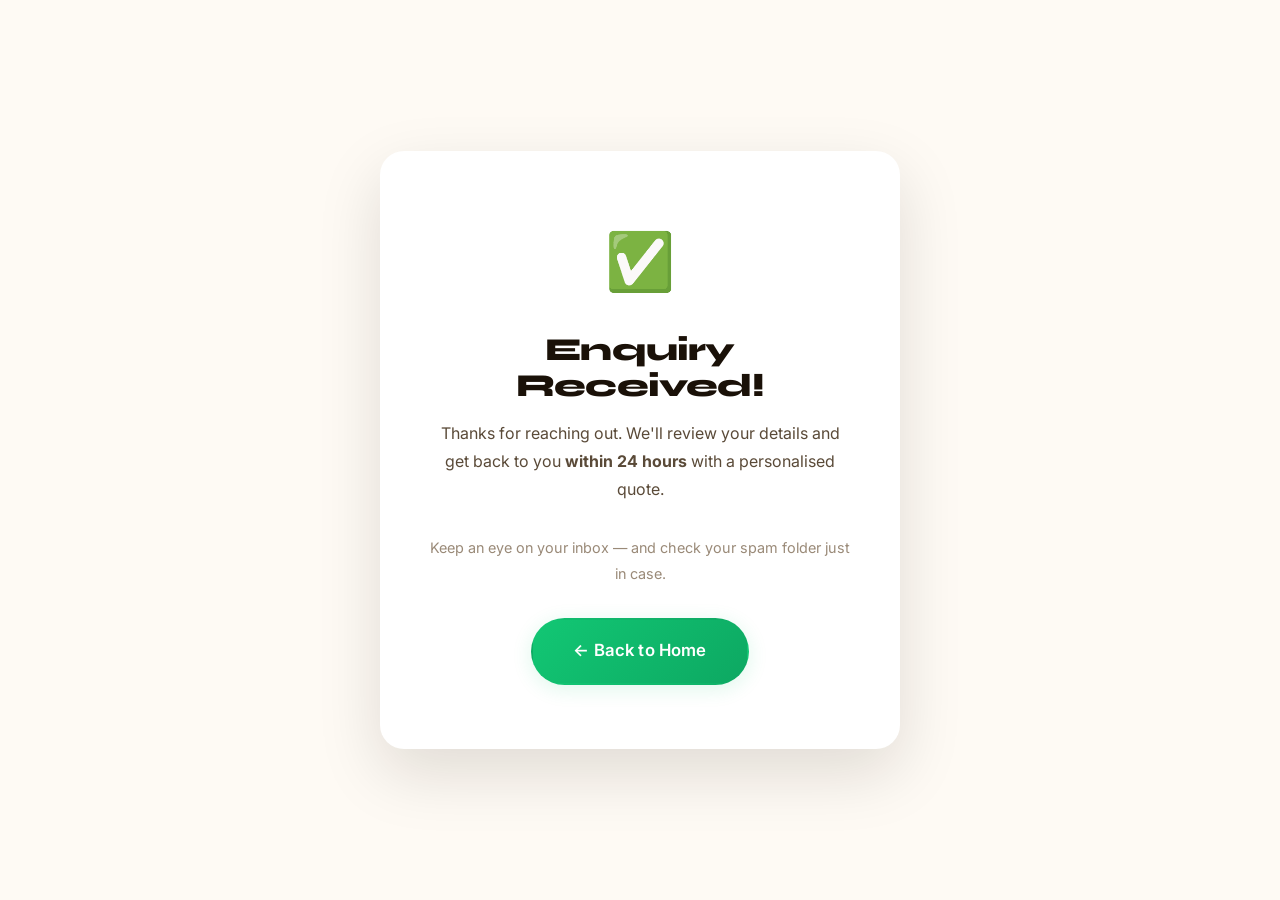
<file: thank-you.html>
<!DOCTYPE html>
<html lang="en" data-theme="dark">
<head>
  <meta charset="UTF-8">
  <meta name="viewport" content="width=device-width, initial-scale=1.0">
  <title>Thank You | IdeaCraft</title>
  <link rel="preconnect" href="https://fonts.googleapis.com">
  <link href="https://fonts.googleapis.com/css2?family=Inter:wght@400;500;600&family=Syne:wght@700;800&display=swap" rel="stylesheet">
  <link rel="stylesheet" href="css/styles.css">
  <style>
    .thankyou-page {
      min-height: 100vh;
      display: flex;
      align-items: center;
      justify-content: center;
      text-align: center;
      padding: 2rem;
    }
    .thankyou-card {
      background: var(--surface);
      border: 1px solid var(--emerald-border);
      border-radius: 24px;
      padding: 4rem 3rem;
      max-width: 520px;
      width: 100%;
      box-shadow: var(--shadow-lg);
    }
    .thankyou-icon {
      font-size: 3.5rem;
      margin-bottom: 1.5rem;
      display: block;
    }
    .thankyou-card h1 { font-size: 2rem; margin-bottom: 1rem; }
    .thankyou-card p  { margin-bottom: 2rem; }
  </style>
</head>
<body>
  <div class="thankyou-page">
    <div class="thankyou-card">
      <span class="thankyou-icon">✅</span>
      <h1>Enquiry Received!</h1>
      <p>Thanks for reaching out. We'll review your details and get back to you <strong>within 24 hours</strong> with a personalised quote.</p>
      <p style="font-size:0.9rem; color: var(--text-muted);">Keep an eye on your inbox — and check your spam folder just in case.</p>
      <a href="/" class="btn btn-primary btn-lg">← Back to Home</a>
    </div>
  </div>
  <script>
    const saved = localStorage.getItem('ideacraft-theme');
    if (saved) document.documentElement.setAttribute('data-theme', saved);
  </script>
</body>
</html>
</file>
<file: css/styles.css>
/* ============================================================
   IdeaCraft — Artistic Creative Studio
   Warm, vibrant, modern, classy
   ============================================================ */

/* ---------- Design Tokens ---------- */
:root {
  --green:        #12C774;
  --green-dark:   #0DA862;
  --green-light:  #4EDDAA;
  --green-glow:   rgba(18, 199, 116, 0.14);
  --green-border: rgba(18, 199, 116, 0.22);
  --gold:         #F4B942;
  --gold-glow:    rgba(244, 185, 66, 0.14);

  /* Light mode — warm ivory */
  --bg:             #FEFAF4;
  --bg-alt:         #F5EDE0;
  --surface:        #FFFFFF;
  --surface-2:      #FDF6EC;
  --border:         #E8DDD0;
  --text-primary:   #1A1108;
  --text-secondary: #5A4A38;
  --text-muted:     #9A8A78;
  --nav-bg:         linear-gradient(110deg, rgba(18,199,116,0.07), rgba(254,250,244,0.72) 26%, rgba(254,250,244,0.72) 74%, rgba(244,185,66,0.08));
  --nav-border:     rgba(18, 199, 116, 0.16);
  --shadow:         0 8px 40px rgba(26, 17, 8, 0.08);
  --shadow-lg:      0 24px 64px rgba(26, 17, 8, 0.13);

  /* Ambient aurora */
  --aurora-1:       rgba(18, 199, 116, 0.22);
  --aurora-2:       rgba(244, 185, 66, 0.20);
  --aurora-3:       rgba(78, 221, 170, 0.18);
  --grid-line:      rgba(26, 17, 8, 0.045);
  /* Frosted glass surfaces */
  --glass:          rgba(255, 255, 255, 0.55);
  --glass-strong:   rgba(255, 255, 255, 0.68);
  --glass-border:   rgba(255, 255, 255, 0.65);
  --glass-edge:     rgba(26, 17, 8, 0.07);
  --glass-highlight: rgba(255, 255, 255, 0.7);
  --section-alt-bg: linear-gradient(180deg, rgba(245,237,224,0.55), rgba(254,250,244,0.2));
}

[data-theme="dark"] {
  --bg:             #0C0A08;
  --bg-alt:         #141009;
  --surface:        #1C1610;
  --surface-2:      #241C12;
  --border:         #302418;
  --text-primary:   #F5EDE0;
  --text-secondary: #B8A890;
  --text-muted:     #7A6A55;
  --nav-bg:         linear-gradient(110deg, rgba(18,199,116,0.12), rgba(12,10,8,0.78) 26%, rgba(12,10,8,0.78) 74%, rgba(244,185,66,0.10));
  --nav-border:     rgba(18, 199, 116, 0.18);
  --shadow:         0 8px 40px rgba(0,0,0,0.55);
  --shadow-lg:      0 24px 64px rgba(0,0,0,0.65);

  /* Ambient aurora */
  --aurora-1:       rgba(18, 199, 116, 0.28);
  --aurora-2:       rgba(244, 185, 66, 0.20);
  --aurora-3:       rgba(78, 221, 170, 0.22);
  --grid-line:      rgba(245, 237, 224, 0.04);
  /* Frosted glass surfaces */
  --glass:          rgba(28, 22, 16, 0.45);
  --glass-strong:   rgba(28, 22, 16, 0.6);
  --glass-border:   rgba(255, 255, 255, 0.08);
  --glass-edge:     rgba(255, 255, 255, 0.06);
  --glass-highlight: rgba(255, 255, 255, 0.12);
  --section-alt-bg: linear-gradient(180deg, rgba(20,16,9,0.5), rgba(12,10,8,0.15));
}

@media (prefers-color-scheme: dark) {
  :root:not([data-theme="light"]) {
    --bg:             #0C0A08;
    --bg-alt:         #141009;
    --surface:        #1C1610;
    --surface-2:      #241C12;
    --border:         #302418;
    --text-primary:   #F5EDE0;
    --text-secondary: #B8A890;
    --text-muted:     #7A6A55;
    --nav-bg:         linear-gradient(110deg, rgba(18,199,116,0.12), rgba(12,10,8,0.78) 26%, rgba(12,10,8,0.78) 74%, rgba(244,185,66,0.10));
    --nav-border:     rgba(18, 199, 116, 0.18);
    --shadow:         0 8px 40px rgba(0,0,0,0.55);
    --shadow-lg:      0 24px 64px rgba(0,0,0,0.65);

    --aurora-1:       rgba(18, 199, 116, 0.28);
    --aurora-2:       rgba(244, 185, 66, 0.20);
    --aurora-3:       rgba(78, 221, 170, 0.22);
    --grid-line:      rgba(245, 237, 224, 0.04);
    --glass:          rgba(28, 22, 16, 0.45);
    --glass-strong:   rgba(28, 22, 16, 0.6);
    --glass-border:   rgba(255, 255, 255, 0.08);
    --glass-edge:     rgba(255, 255, 255, 0.06);
    --glass-highlight: rgba(255, 255, 255, 0.12);
    --section-alt-bg: linear-gradient(180deg, rgba(20,16,9,0.5), rgba(12,10,8,0.15));
  }
}

/* ---------- Reset ---------- */
*, *::before, *::after { box-sizing: border-box; margin: 0; padding: 0; }
html { scroll-behavior: smooth; font-size: 16px; }
body {
  font-family: 'Inter', system-ui, sans-serif;
  background: var(--bg);
  color: var(--text-primary);
  line-height: 1.65;
  transition: background 0.4s, color 0.4s;
  overflow-x: hidden;
}
img { display: block; max-width: 100%; }
a { color: inherit; text-decoration: none; }
ul { list-style: none; }
button { cursor: pointer; font-family: inherit; }

/* ---------- Typography ---------- */
h1, h2, h3, h4 {
  font-family: 'Syne', sans-serif;
  line-height: 1.12;
  letter-spacing: -0.025em;
  color: var(--text-primary);
}
h1 { font-size: clamp(2.6rem, 5.6vw, 4.6rem); font-weight: 800; }
h2 { font-size: clamp(1.8rem, 3.5vw, 2.8rem); font-weight: 700; }
h3 { font-size: clamp(1.05rem, 2vw, 1.3rem); font-weight: 700; }
p  { color: var(--text-secondary); line-height: 1.75; }

.gradient-text {
  background: linear-gradient(110deg, var(--green) 0%, var(--green-light) 30%, var(--gold) 55%, var(--green-light) 80%, var(--green) 100%);
  background-size: 220% auto;
  -webkit-background-clip: text;
  -webkit-text-fill-color: transparent;
  background-clip: text;
  animation: shimmer 6s linear infinite;
}
@keyframes shimmer {
  to { background-position: 220% center; }
}

/* ---------- Layout ---------- */
.container { max-width: 1200px; margin: 0 auto; padding: 0 2rem; }
.section    { padding: 5rem 0; }

.section-label {
  display: inline-flex;
  align-items: center;
  gap: 0.6rem;
  font-size: 0.75rem;
  font-weight: 700;
  letter-spacing: 0.18em;
  text-transform: uppercase;
  color: var(--green);
  margin-bottom: 1.25rem;
}
.section-label::before {
  content: '';
  display: block;
  width: 28px;
  height: 2px;
  background: linear-gradient(90deg, var(--green), var(--gold));
  border-radius: 2px;
}
.section-header { margin-bottom: 4rem; }
.section-header p { max-width: 560px; margin-top: 1rem; font-size: 1.1rem; }

/* ---------- Buttons ---------- */
.btn {
  display: inline-flex;
  align-items: center;
  gap: 0.5rem;
  padding: 0.85rem 2rem;
  border-radius: 100px;
  font-size: 0.95rem;
  font-weight: 600;
  transition: transform 0.25s ease, box-shadow 0.25s ease, border-color 0.25s ease, color 0.25s ease, background 0.25s ease, filter 0.25s ease;
  border: 2px solid transparent;
  white-space: nowrap;
  letter-spacing: 0.01em;
  position: relative;
  overflow: hidden;
}
/* shine sweep */
.btn::after {
  content: '';
  position: absolute;
  top: 0; left: -120%;
  width: 60%; height: 100%;
  background: linear-gradient(100deg, transparent, rgba(255,255,255,0.35), transparent);
  transform: skewX(-20deg);
  transition: left 0.6s ease;
  pointer-events: none;
}
.btn:hover::after { left: 140%; }
.btn-primary {
  background: linear-gradient(135deg, var(--green), var(--green-dark));
  color: #fff;
  border-color: transparent;
  box-shadow: 0 4px 20px var(--green-glow);
}
.btn-primary:hover {
  transform: translateY(-2px);
  box-shadow: 0 10px 32px rgba(18, 199, 116, 0.4);
  filter: brightness(1.08);
}
.btn-outline {
  background: transparent;
  color: var(--text-primary);
  border-color: var(--border);
}
.btn-outline:hover {
  border-color: var(--green);
  color: var(--green);
  transform: translateY(-2px);
  background: var(--green-glow);
}
.btn-lg { padding: 1.1rem 2.5rem; font-size: 1.05rem; }

/* ---------- Navigation ---------- */
.nav {
  position: fixed;
  top: 0; left: 0; right: 0;
  z-index: 100;
  padding: 0.3rem 0;
  transition: all 0.35s ease;
  background: var(--nav-bg);
  backdrop-filter: blur(20px) saturate(160%);
  -webkit-backdrop-filter: blur(20px) saturate(160%);
  border-bottom: 1px solid var(--nav-border);
}
/* gradient accent line always visible under the nav */
.nav::after {
  content: '';
  position: absolute;
  left: 0; right: 0; bottom: -1px;
  height: 2px;
  background: linear-gradient(90deg, transparent, var(--green), var(--gold), transparent);
  opacity: 0.55;
  transition: opacity 0.35s ease;
}
.nav.scrolled {
  backdrop-filter: blur(26px) saturate(170%);
  -webkit-backdrop-filter: blur(26px) saturate(170%);
  border-bottom: 1px solid var(--green-border);
  padding: 0.2rem 0;
  box-shadow: 0 8px 30px rgba(0,0,0,0.18), inset 0 1px 0 rgba(255,255,255,0.05);
}
.nav.scrolled::after { opacity: 0.85; }
.nav-container {
  display: flex;
  align-items: center;
  justify-content: space-between;
  max-width: 1200px;
  margin: 0 auto;
  padding: 0 2rem;
}
.logo {
  display: flex;
  align-items: center;
  gap: 0.5rem;
  font-family: 'Syne', sans-serif;
  font-weight: 800;
  font-size: 1.4rem;
  color: var(--text-primary);
}
.nav-links {
  display: flex;
  align-items: center;
  gap: 2.5rem;
}
.nav-links a {
  font-size: 0.88rem;
  font-weight: 500;
  color: var(--text-secondary);
  transition: color 0.2s;
  letter-spacing: 0.02em;
}
.nav-links a:hover { color: var(--green); }
.nav-right { display: flex; align-items: center; gap: 1rem; }

.theme-toggle {
  width: 40px; height: 40px;
  border-radius: 50%;
  border: 1px solid var(--border);
  background: var(--surface);
  color: var(--text-secondary);
  display: flex;
  align-items: center;
  justify-content: center;
  font-size: 1rem;
  transition: all 0.2s;
}
.theme-toggle:hover { border-color: var(--green); color: var(--green); }

.nav-toggle {
  display: none;
  flex-direction: column;
  gap: 5px;
  background: none;
  border: none;
  padding: 4px;
}
.nav-toggle span {
  display: block;
  width: 24px; height: 2px;
  background: var(--text-primary);
  border-radius: 2px;
  transition: all 0.3s;
}

.nav-mobile {
  display: none;
  position: fixed;
  top: 0; left: 0; right: 0; bottom: 0;
  background: var(--bg);
  z-index: 99;
  flex-direction: column;
  align-items: center;
  justify-content: center;
  gap: 2rem;
}
.nav-mobile.open { display: flex; }
.nav-mobile a {
  font-family: 'Syne', sans-serif;
  font-size: 2rem;
  font-weight: 700;
  color: var(--text-primary);
  transition: color 0.2s;
}
.nav-mobile a:hover { color: var(--green); }
.nav-mobile-close {
  position: absolute;
  top: 1.5rem; right: 1.5rem;
  background: none;
  border: none;
  font-size: 1.8rem;
  color: var(--text-secondary);
  line-height: 1;
}

/* ---------- Hero ---------- */
.hero {
  min-height: 100vh;
  display: flex;
  align-items: center;
  position: relative;
  overflow: hidden;
  padding: 7rem 0 4rem;
}
.hero-bg {
  position: absolute;
  inset: 0;
  pointer-events: none;
  overflow: hidden;
}
/* No grid — just organic, painterly blobs */
.hero-grid { display: none; }

.hero-orb {
  position: absolute;
  border-radius: 50%;
  filter: blur(100px);
}
.hero-orb-1 {
  width: 700px; height: 700px;
  background: radial-gradient(circle, var(--green) 0%, transparent 70%);
  top: -250px; right: -200px;
  opacity: 0.2;
  animation: drift 14s ease-in-out infinite alternate;
}
.hero-orb-2 {
  width: 500px; height: 500px;
  background: radial-gradient(circle, var(--gold) 0%, transparent 70%);
  bottom: -150px; left: -150px;
  opacity: 0.15;
  animation: drift 18s ease-in-out infinite alternate-reverse;
}

/* Extra artistic orb */
.hero-bg::after {
  content: '';
  position: absolute;
  width: 400px; height: 400px;
  border-radius: 50%;
  background: radial-gradient(circle, var(--green-light) 0%, transparent 70%);
  top: 40%; left: 35%;
  opacity: 0.08;
  filter: blur(80px);
  animation: drift 20s ease-in-out infinite;
}

@keyframes drift {
  from { transform: translate(0, 0) scale(1) rotate(0deg); }
  to   { transform: translate(50px, 40px) scale(1.15) rotate(5deg); }
}

.hero-content { position: relative; z-index: 1; max-width: 820px; }
.hero-badge {
  display: inline-flex;
  align-items: center;
  gap: 0.6rem;
  padding: 0.5rem 1.25rem;
  border: 1px solid var(--green-border);
  border-radius: 100px;
  background: var(--green-glow);
  font-size: 0.82rem;
  font-weight: 600;
  color: var(--green);
  margin-bottom: 2rem;
  letter-spacing: 0.06em;
  backdrop-filter: blur(8px);
}
.hero-badge-dot {
  width: 7px; height: 7px;
  border-radius: 50%;
  background: var(--green);
  animation: pulse 2s infinite;
}
@keyframes pulse {
  0%, 100% { opacity: 1; transform: scale(1); box-shadow: 0 0 0 0 var(--green-glow); }
  50%       { opacity: 0.7; transform: scale(0.85); box-shadow: 0 0 0 6px transparent; }
}
.hero h1 { margin-bottom: 1.5rem; }
.hero p {
  font-size: 1.2rem;
  line-height: 1.8;
  max-width: 560px;
  margin-bottom: 2.75rem;
}
.hero-ctas { display: flex; gap: 1.25rem; flex-wrap: wrap; }
.hero-stats {
  display: flex;
  gap: 2.5rem;
  margin-top: 3rem;
  padding-top: 2rem;
  border-top: 1px solid var(--border);
  flex-wrap: wrap;
}
.hero-stat-num {
  font-family: 'Syne', sans-serif;
  font-size: 1.8rem;
  font-weight: 800;
  background: linear-gradient(135deg, var(--green), var(--gold));
  -webkit-background-clip: text;
  -webkit-text-fill-color: transparent;
  background-clip: text;
}
.hero-stat-label {
  font-size: 0.82rem;
  color: var(--text-muted);
  margin-top: 0.2rem;
  letter-spacing: 0.03em;
}

/* ---------- Marquee ---------- */
.marquee-section {
  padding: 1.1rem 0;
  background: linear-gradient(135deg, var(--green-dark), var(--green), var(--green-light));
  overflow: hidden;
}
.marquee-track {
  display: flex;
  gap: 0;
  animation: marquee 30s linear infinite;
  width: max-content;
}
.marquee-track span {
  font-family: 'Syne', sans-serif;
  font-weight: 700;
  font-size: 0.8rem;
  letter-spacing: 0.14em;
  color: #fff;
  padding: 0 2.5rem;
  white-space: nowrap;
}
.marquee-track span.sep { opacity: 0.4; padding: 0; }
@keyframes marquee {
  from { transform: translateX(0); }
  to   { transform: translateX(-50%); }
}

/* ---------- Services ---------- */
.services-grid {
  display: grid;
  grid-template-columns: repeat(auto-fit, minmax(300px, 1fr));
  gap: 1.75rem;
}
.service-card {
  background: var(--surface);
  border: 1px solid var(--border);
  border-radius: 24px;
  padding: 2.25rem;
  transition: all 0.35s ease;
  position: relative;
  overflow: hidden;
}
.service-card::after {
  content: '';
  position: absolute;
  bottom: 0; left: 0; right: 0;
  height: 3px;
  background: linear-gradient(90deg, var(--green), var(--gold));
  transform: scaleX(0);
  transform-origin: left;
  transition: transform 0.35s ease;
}
.service-card:hover {
  border-color: var(--green-border);
  transform: translateY(-6px);
  box-shadow: var(--shadow-lg);
}
.service-card:hover::after { transform: scaleX(1); }

.service-icon {
  width: 56px; height: 56px;
  border-radius: 16px;
  background: linear-gradient(135deg, var(--green-glow), var(--gold-glow));
  border: 1px solid var(--green-border);
  display: flex;
  align-items: center;
  justify-content: center;
  font-size: 1.5rem;
  margin-bottom: 1.5rem;
}
.service-card h3 { margin-bottom: 0.6rem; }
.service-card p  { font-size: 0.92rem; line-height: 1.7; }

/* ---------- Packages ---------- */
.packages-grid {
  display: grid;
  grid-template-columns: repeat(auto-fit, minmax(280px, 1fr));
  gap: 1.75rem;
  align-items: stretch;
}
.package-card {
  background: var(--surface);
  border: 1px solid var(--border);
  border-radius: 24px;
  padding: 1.75rem;
  display: flex;
  flex-direction: column;
  transition: all 0.35s ease;
  position: relative;
  overflow: hidden;
}
.package-card:hover {
  transform: translateY(-6px);
  box-shadow: var(--shadow-lg);
  border-color: var(--green-border);
}
.package-card.featured {
  border-color: var(--green);
  background: linear-gradient(160deg, var(--surface), var(--surface-2));
  box-shadow: 0 0 0 1px var(--green), var(--shadow-lg);
}
.package-card.featured::before {
  content: '';
  position: absolute;
  top: 0; left: 0; right: 0;
  height: 4px;
  background: linear-gradient(90deg, var(--green-dark), var(--green-light), var(--gold));
  border-radius: 4px 4px 0 0;
}
.package-badge {
  position: absolute;
  top: 1.75rem; right: 1.75rem;
  background: linear-gradient(135deg, var(--green), var(--green-dark));
  color: #fff;
  font-size: 0.68rem;
  font-weight: 700;
  letter-spacing: 0.1em;
  padding: 0.3rem 0.8rem;
  border-radius: 100px;
  text-transform: uppercase;
}
.package-name {
  font-family: 'Syne', sans-serif;
  font-weight: 700;
  font-size: 1.15rem;
  color: var(--text-primary);
  margin-bottom: 0.3rem;
}
.package-price {
  font-family: 'Syne', sans-serif;
  font-size: 2.1rem;
  font-weight: 800;
  background: linear-gradient(135deg, var(--green), var(--gold));
  -webkit-background-clip: text;
  -webkit-text-fill-color: transparent;
  background-clip: text;
  margin: 0.85rem 0;
  line-height: 1;
}
.package-price span { font-size: 1rem; font-weight: 500; color: var(--text-muted); -webkit-text-fill-color: var(--text-muted); }
.package-desc { font-size: 0.88rem; color: var(--text-muted); margin-bottom: 1.5rem; }
.package-divider { border: none; border-top: 1px solid var(--border); margin: 1.5rem 0; }
.package-features { flex: 1; margin-bottom: 2rem; }
.package-features li {
  display: flex;
  align-items: flex-start;
  gap: 0.65rem;
  font-size: 0.875rem;
  color: var(--text-secondary);
  padding: 0.4rem 0;
}
.package-features li::before {
  content: '✓';
  color: var(--green);
  font-weight: 700;
  flex-shrink: 0;
  margin-top: 0.05rem;
}
.package-card .btn { width: 100%; justify-content: center; margin-top: auto; }

.package-custom {
  background: linear-gradient(135deg, #0D6B3E, var(--green));
  border-color: transparent;
}
.package-custom .package-name,
.package-custom .package-price,
.package-custom p,
.package-custom li { color: rgba(255,255,255,0.92); -webkit-text-fill-color: rgba(255,255,255,0.92); }
.package-custom .package-price { color: #fff; -webkit-text-fill-color: #fff; background: none; }
.package-custom .package-divider { border-color: rgba(255,255,255,0.2); }
.package-custom .btn { background: #fff; color: var(--green-dark); border-color: #fff; }
.package-custom .btn:hover { background: rgba(255,255,255,0.9); }
.package-custom li::before { color: rgba(255,255,255,0.8); }

/* ---------- Process ---------- */
.process-grid {
  display: grid;
  grid-template-columns: repeat(auto-fit, minmax(220px, 1fr));
  gap: 2rem;
  position: relative;
}
.process-step {
  text-align: center;
  position: relative;
  padding: 2.5rem 1.5rem;
  background: var(--surface);
  border: 1px solid var(--border);
  border-radius: 24px;
  transition: all 0.35s ease;
}
.process-step:hover {
  transform: translateY(-4px);
  box-shadow: var(--shadow-lg);
  border-color: var(--green-border);
}
.process-number {
  width: 56px; height: 56px;
  border-radius: 50%;
  background: linear-gradient(135deg, var(--green-glow), var(--gold-glow));
  border: 2px solid var(--green-border);
  display: flex;
  align-items: center;
  justify-content: center;
  font-family: 'Syne', sans-serif;
  font-weight: 800;
  font-size: 1.15rem;
  color: var(--green);
  margin: 0 auto 1.5rem;
}
.process-step h3 { font-size: 1.05rem; margin-bottom: 0.6rem; }
.process-step p  { font-size: 0.875rem; }

/* ---------- Portfolio ---------- */
.portfolio-filters {
  display: flex;
  gap: 0.75rem;
  flex-wrap: wrap;
  margin-bottom: 2.75rem;
}
.filter-btn {
  padding: 0.5rem 1.25rem;
  border-radius: 100px;
  font-size: 0.85rem;
  font-weight: 600;
  border: 1px solid var(--border);
  background: var(--surface);
  color: var(--text-secondary);
  transition: all 0.2s;
  letter-spacing: 0.02em;
}
.filter-btn:hover,
.filter-btn.active {
  border-color: var(--green);
  color: var(--green);
  background: var(--green-glow);
}
.portfolio-grid {
  display: grid;
  grid-template-columns: repeat(auto-fill, minmax(300px, 1fr));
  gap: 1.75rem;
}
.portfolio-item {
  aspect-ratio: 4/3;
  border-radius: 20px;
  overflow: hidden;
  position: relative;
  cursor: pointer;
  border: 1px solid var(--border);
  transition: transform 0.35s ease, box-shadow 0.35s ease;
}
.portfolio-item:hover { transform: translateY(-6px); box-shadow: var(--shadow-lg); }
.portfolio-item-bg {
  position: absolute;
  inset: 0;
  transition: transform 0.5s ease;
}
.portfolio-item:hover .portfolio-item-bg { transform: scale(1.07); }
.portfolio-item:nth-child(1) .portfolio-item-bg { background: linear-gradient(135deg, #0A1A10, #12C774); }
.portfolio-item:nth-child(2) .portfolio-item-bg { background: linear-gradient(135deg, #1A1108, #F4B942); }
.portfolio-item:nth-child(3) .portfolio-item-bg { background: linear-gradient(135deg, #0D6B3E, #4EDDAA); }
.portfolio-item:nth-child(4) .portfolio-item-bg { background: linear-gradient(135deg, #2D1A08, #F4B942, #12C774); }
.portfolio-item:nth-child(5) .portfolio-item-bg { background: linear-gradient(135deg, #0A1A10, #4EDDAA); }
.portfolio-item:nth-child(6) .portfolio-item-bg { background: linear-gradient(135deg, #1A0A08, #12C774, #F4B942); }
.portfolio-overlay {
  position: absolute;
  inset: 0;
  background: rgba(0,0,0,0.6);
  backdrop-filter: blur(6px);
  display: flex;
  flex-direction: column;
  align-items: center;
  justify-content: center;
  opacity: 0;
  transition: opacity 0.35s;
  text-align: center;
  padding: 1.5rem;
}
.portfolio-item:hover .portfolio-overlay { opacity: 1; }
.portfolio-overlay h3 { color: #fff; font-size: 1.1rem; margin-bottom: 0.4rem; }
.portfolio-overlay p  { color: rgba(255,255,255,0.75); font-size: 0.84rem; }
.portfolio-tag {
  display: inline-block;
  margin-top: 0.85rem;
  padding: 0.3rem 0.9rem;
  border-radius: 100px;
  background: linear-gradient(135deg, var(--green), var(--gold));
  color: #fff;
  font-size: 0.75rem;
  font-weight: 700;
}
.portfolio-placeholder-text {
  position: absolute;
  inset: 0;
  display: flex;
  align-items: center;
  justify-content: center;
  font-family: 'Syne', sans-serif;
  font-size: 0.8rem;
  font-weight: 700;
  letter-spacing: 0.1em;
  color: rgba(255,255,255,0.3);
  text-transform: uppercase;
}

/* ---------- Contact ---------- */
.contact-grid {
  display: grid;
  grid-template-columns: 1fr 1.5fr;
  gap: 5rem;
  align-items: start;
}
.contact-info h2 { margin-bottom: 1rem; }
.contact-info p  { margin-bottom: 2rem; }
.contact-details { display: flex; flex-direction: column; gap: 1.25rem; }
.contact-detail {
  display: flex;
  align-items: flex-start;
  gap: 1rem;
}
.contact-detail-icon {
  width: 44px; height: 44px;
  border-radius: 12px;
  background: linear-gradient(135deg, var(--green-glow), var(--gold-glow));
  border: 1px solid var(--green-border);
  display: flex;
  align-items: center;
  justify-content: center;
  font-size: 1.1rem;
  flex-shrink: 0;
}
.contact-detail-text strong {
  display: block;
  font-size: 0.75rem;
  font-weight: 700;
  text-transform: uppercase;
  letter-spacing: 0.1em;
  color: var(--text-muted);
  margin-bottom: 0.2rem;
}
.contact-detail-text span { font-size: 0.95rem; color: var(--text-primary); }

.contact-form {
  background: var(--surface);
  border: 1px solid var(--border);
  border-radius: 24px;
  padding: 2.25rem;
}
.form-row { display: grid; grid-template-columns: 1fr 1fr; gap: 1rem; }
.form-group { margin-bottom: 1.25rem; }
.form-group label {
  display: block;
  font-size: 0.78rem;
  font-weight: 700;
  color: var(--text-muted);
  margin-bottom: 0.45rem;
  text-transform: uppercase;
  letter-spacing: 0.08em;
}
.form-group input,
.form-group select,
.form-group textarea {
  width: 100%;
  padding: 0.85rem 1.1rem;
  border-radius: 12px;
  border: 1px solid var(--border);
  background: var(--bg);
  color: var(--text-primary);
  font-family: 'Inter', sans-serif;
  font-size: 0.95rem;
  transition: border-color 0.2s, box-shadow 0.2s;
  outline: none;
  appearance: none;
}
.form-group input:focus,
.form-group select:focus,
.form-group textarea:focus {
  border-color: var(--green);
  box-shadow: 0 0 0 4px var(--green-glow);
}
.form-group textarea { resize: vertical; min-height: 130px; }
.form-group select {
  background-image: url("data:image/svg+xml,%3Csvg xmlns='http://www.w3.org/2000/svg' width='16' height='16' fill='%2312C774' viewBox='0 0 16 16'%3E%3Cpath d='M7.247 11.14 2.451 5.658C1.885 5.013 2.345 4 3.204 4h9.592a1 1 0 0 1 .753 1.659l-4.796 5.48a1 1 0 0 1-1.506 0z'/%3E%3C/svg%3E");
  background-repeat: no-repeat;
  background-position: right 0.9rem center;
  padding-right: 2.5rem;
}
.form-submit { width: 100%; justify-content: center; margin-top: 0.75rem; }

/* ---------- Footer ---------- */
.footer {
  background: var(--bg-alt);
  border-top: 1px solid var(--border);
  padding: 4rem 0 2.25rem;
}
.footer-grid {
  display: grid;
  grid-template-columns: 1.5fr 1fr 1fr 1fr;
  gap: 3rem;
  margin-bottom: 3rem;
}
.footer-brand p { font-size: 0.88rem; margin-top: 0.85rem; max-width: 240px; line-height: 1.75; }
.footer-col h4 {
  font-size: 0.75rem;
  font-weight: 700;
  letter-spacing: 0.12em;
  text-transform: uppercase;
  color: var(--text-muted);
  margin-bottom: 1.1rem;
}
.footer-col ul { display: flex; flex-direction: column; gap: 0.65rem; }
.footer-col a { font-size: 0.9rem; color: var(--text-secondary); transition: color 0.2s; }
.footer-col a:hover { color: var(--green); }
.footer-bottom {
  display: flex;
  justify-content: space-between;
  align-items: center;
  padding-top: 2rem;
  border-top: 1px solid var(--border);
  font-size: 0.82rem;
  color: var(--text-muted);
  flex-wrap: wrap;
  gap: 1rem;
}
.footer-social { display: flex; gap: 0.75rem; }
.footer-social a {
  width: 38px; height: 38px;
  border-radius: 50%;
  border: 1px solid var(--border);
  background: var(--surface);
  display: flex;
  align-items: center;
  justify-content: center;
  font-size: 0.9rem;
  color: var(--text-secondary);
  transition: all 0.2s;
}
.footer-social a:hover {
  border-color: var(--green);
  color: var(--green);
  background: var(--green-glow);
}

/* ---------- Scroll Reveal ---------- */
.reveal {
  opacity: 0;
  transform: translateY(28px);
  transition: opacity 0.7s ease, transform 0.7s ease;
}
.reveal.visible { opacity: 1; transform: translateY(0); }
.reveal-delay-1 { transition-delay: 0.1s; }
.reveal-delay-2 { transition-delay: 0.22s; }
.reveal-delay-3 { transition-delay: 0.34s; }
.reveal-delay-4 { transition-delay: 0.46s; }
.reveal-delay-5 { transition-delay: 0.58s; }

/* ── Logo Image ── */
.site-logo {
  width: 116px;
  height: auto;
  display: block;
  object-fit: contain;
}
.footer .site-logo { width: 160px; }

/* ---------- Responsive ---------- */

/* ============================================================
   PREMIUM POLISH LAYER
   ============================================================ */

/* ---------- Scroll progress bar ---------- */
.scroll-progress {
  position: fixed;
  top: 0; left: 0;
  height: 3px;
  width: 0%;
  z-index: 200;
  background: linear-gradient(90deg, var(--green), var(--green-light), var(--gold));
  box-shadow: 0 0 12px var(--green-glow);
  transition: width 0.1s linear;
}

/* ---------- Grain texture ---------- */
.grain {
  position: fixed;
  inset: 0;
  z-index: 300;
  pointer-events: none;
  opacity: 0.035;
  mix-blend-mode: overlay;
  background-image: url("data:image/svg+xml,%3Csvg xmlns='http://www.w3.org/2000/svg' width='160' height='160'%3E%3Cfilter id='n'%3E%3CfeTurbulence type='fractalNoise' baseFrequency='0.85' numOctaves='3' stitchTiles='stitch'/%3E%3C/filter%3E%3Crect width='100%25' height='100%25' filter='url(%23n)'/%3E%3C/svg%3E");
}

/* ---------- Ambient aurora canvas ---------- */
.site-bg {
  position: fixed;
  inset: 0;
  z-index: -1;
  overflow: hidden;
  pointer-events: none;
}
.aurora {
  position: absolute;
  border-radius: 50%;
  filter: blur(90px);
  will-change: transform;
}
.aurora-1 {
  width: 62vmax; height: 62vmax;
  background: radial-gradient(circle, var(--aurora-1) 0%, transparent 66%);
  top: -18vmax; left: -12vmax;
  animation: auroraA 24s ease-in-out infinite alternate;
}
.aurora-2 {
  width: 55vmax; height: 55vmax;
  background: radial-gradient(circle, var(--aurora-2) 0%, transparent 66%);
  top: 8vmax; right: -16vmax;
  animation: auroraB 30s ease-in-out infinite alternate;
}
.aurora-3 {
  width: 50vmax; height: 50vmax;
  background: radial-gradient(circle, var(--aurora-3) 0%, transparent 66%);
  bottom: -18vmax; left: 30%;
  animation: auroraC 34s ease-in-out infinite alternate;
}
.site-bg-grid {
  position: absolute;
  inset: 0;
  background-image:
    linear-gradient(var(--grid-line) 1px, transparent 1px),
    linear-gradient(90deg, var(--grid-line) 1px, transparent 1px);
  background-size: 70px 70px;
  -webkit-mask-image: radial-gradient(ellipse 100% 100% at 50% 0%, #000 10%, transparent 80%);
  mask-image: radial-gradient(ellipse 100% 100% at 50% 0%, #000 10%, transparent 80%);
}
@keyframes auroraA { to { transform: translate(14vmax, 10vmax) scale(1.18); } }
@keyframes auroraB { to { transform: translate(-12vmax, 12vmax) scale(1.12); } }
@keyframes auroraC { to { transform: translate(10vmax, -10vmax) scale(1.2); } }

/* ---------- Frosted-glass surfaces ---------- */
.service-card,
.package-card:not(.featured):not(.package-custom),
.process-step,
.contact-form,
.filter-btn,
.theme-toggle,
.footer-social a {
  background: var(--glass);
  backdrop-filter: blur(14px) saturate(150%);
  -webkit-backdrop-filter: blur(14px) saturate(150%);
  border-color: var(--glass-edge);
}
.service-card,
.package-card:not(.featured):not(.package-custom),
.process-step,
.contact-form {
  box-shadow: var(--shadow), inset 0 1px 0 var(--glass-highlight);
}
.service-card:hover,
.package-card:not(.featured):not(.package-custom):hover,
.process-step:hover {
  box-shadow: var(--shadow-lg), inset 0 1px 0 var(--glass-highlight);
}
.contact-form { background: var(--glass-strong); }

/* Featured card: glassy but bolder */
.package-card.featured {
  backdrop-filter: blur(14px) saturate(150%);
  -webkit-backdrop-filter: blur(14px) saturate(150%);
}

/* Translucent alt sections so the aurora bleeds through */
.section-alt { background: var(--section-alt-bg); }

/* Service icon / process number get a touch more glass */
.service-icon, .process-number, .contact-detail-icon {
  backdrop-filter: blur(6px);
  -webkit-backdrop-filter: blur(6px);
}

/* ---------- Entrance animation ---------- */
.anim-in {
  opacity: 0;
  transform: translateY(24px);
  animation: animIn 0.9s cubic-bezier(0.22, 1, 0.36, 1) forwards;
  animation-delay: var(--d, 0s);
}
@keyframes animIn {
  to { opacity: 1; transform: translateY(0); }
}
.hero h1 span { display: block; }

/* ---------- Hero refinements ---------- */
.hero-orb-1 { opacity: 0.26; }
/* global .site-bg-grid now provides the grid; hero keeps just its orbs */

/* Scroll cue */
.hero-scroll-cue {
  position: absolute;
  bottom: 1.5rem; left: 50%;
  transform: translateX(-50%);
  width: 26px; height: 42px;
  border: 2px solid var(--border);
  border-radius: 100px;
  display: flex;
  justify-content: center;
  padding-top: 7px;
}
.hero-scroll-cue span {
  width: 4px; height: 8px;
  border-radius: 4px;
  background: var(--green);
  animation: scrollCue 1.6s ease-in-out infinite;
}
@keyframes scrollCue {
  0% { opacity: 0; transform: translateY(-4px); }
  40% { opacity: 1; }
  80%, 100% { opacity: 0; transform: translateY(12px); }
}
@media (max-width: 768px) { .hero-scroll-cue { display: none; } }

/* ---------- Cursor spotlight on cards ---------- */
.service-card, .package-card, .process-step {
  --mx: 50%; --my: 50%;
}
.service-card::before, .package-card:not(.package-custom)::before, .process-step::before {
  content: '';
  position: absolute;
  inset: 0;
  border-radius: inherit;
  background: radial-gradient(220px circle at var(--mx) var(--my), var(--green-glow), transparent 60%);
  opacity: 0;
  transition: opacity 0.3s ease;
  pointer-events: none;
  z-index: 0;
}
.service-card:hover::before,
.package-card:not(.package-custom):hover::before,
.process-step:hover::before { opacity: 1; }
.service-card > *, .package-card > *, .process-step > * { position: relative; z-index: 1; }

/* keep featured top-bar above spotlight */
.package-card.featured::before { z-index: 2; opacity: 1; background: linear-gradient(90deg, var(--green-dark), var(--green-light), var(--gold)); }

/* ---------- Section heading accent ---------- */
.section-header h2 { position: relative; }

/* ---------- Active nav link ---------- */
.nav-links a { position: relative; }
.nav-links a::after {
  content: '';
  position: absolute;
  left: 0; bottom: -4px;
  width: 100%; height: 2px;
  background: linear-gradient(90deg, var(--green), var(--gold));
  border-radius: 2px;
  transform: scaleX(0);
  transform-origin: left;
  transition: transform 0.28s ease;
}
.nav-links a:hover::after,
.nav-links a.active::after { transform: scaleX(1); }
.nav-links a.active { color: var(--text-primary); }

/* ---------- Reveal easing upgrade ---------- */
.reveal {
  transition: opacity 0.8s cubic-bezier(0.22, 1, 0.36, 1),
              transform 0.8s cubic-bezier(0.22, 1, 0.36, 1);
}

/* ---------- Reduced motion ---------- */
@media (prefers-reduced-motion: reduce) {
  .anim-in, .gradient-text, .hero-scroll-cue span, .hero-orb, .hero-bg::after, .marquee-track, .aurora {
    animation: none !important;
  }
  .anim-in { opacity: 1; transform: none; }
  html { scroll-behavior: auto; }
}

@media (max-width: 1024px) {
  .footer-grid { grid-template-columns: 1fr 1fr; gap: 2rem; }
  .contact-grid { grid-template-columns: 1fr; gap: 3rem; }
  .section { padding: 5.5rem 0; }
}

@media (max-width: 900px) {
  .nav-links { gap: 1.5rem; }
  .nav-links a { font-size: 0.84rem; }
  .site-logo { width: 120px; }
  .footer .site-logo { width: 140px; }
  .services-grid { grid-template-columns: repeat(auto-fit, minmax(260px, 1fr)); }
  .portfolio-grid { grid-template-columns: repeat(auto-fill, minmax(260px, 1fr)); }
  .contact-form { padding: 2rem; }
  h1 { font-size: clamp(2.2rem, 5vw, 3.2rem); }
  h2 { font-size: clamp(1.6rem, 4vw, 2.4rem); }
  .package-card { padding: 1.5rem; }
  .package-price { font-size: 1.8rem; }
}

@media (max-width: 768px) {
  .nav-links, .nav-right .btn { display: none; }
  .nav-toggle { display: flex; }
  .site-logo { width: 120px; }
  .footer .site-logo { width: 120px; }
  .hero { padding: 6.5rem 0 4rem; }
  .hero p { font-size: 1rem; }
  .hero-stats { gap: 1.5rem; margin-top: 3rem; padding-top: 2rem; }
  .hero-stat-num { font-size: 1.6rem; }
  .section { padding: 4rem 0; }
  .section-header { margin-bottom: 2.75rem; }
  .services-grid { grid-template-columns: 1fr; max-width: 480px; margin: 0 auto; }
  .process-grid { grid-template-columns: 1fr 1fr; gap: 1.25rem; }
  .packages-grid { grid-template-columns: 1fr; max-width: 440px; margin: 0 auto; }
  .portfolio-grid { grid-template-columns: repeat(auto-fill, minmax(240px, 1fr)); }
  .form-row { grid-template-columns: 1fr; }
  .footer-grid { grid-template-columns: 1fr 1fr; gap: 2rem; }
  .footer-bottom { flex-direction: column; text-align: center; }
  h1 { font-size: clamp(2.2rem, 8vw, 3.2rem); }
  h2 { font-size: clamp(1.7rem, 6vw, 2.5rem); }
}

@media (max-width: 500px) {
  .container { padding: 0 1.25rem; }
  .footer-grid { grid-template-columns: 1fr; }
  .hero-ctas { flex-direction: column; }
  .hero-ctas .btn { width: 100%; justify-content: center; }
  .hero-stats { display: grid; grid-template-columns: 1fr 1fr; gap: 1.25rem; }
  .process-grid { grid-template-columns: 1fr; }
  .portfolio-grid { grid-template-columns: 1fr; }
  .contact-form { padding: 1.75rem; border-radius: 20px; }
  .site-logo { width: 100px; }
  .footer .site-logo { width: 100px; }
  .nav { padding: 0.85rem 0; }
}
</file>
